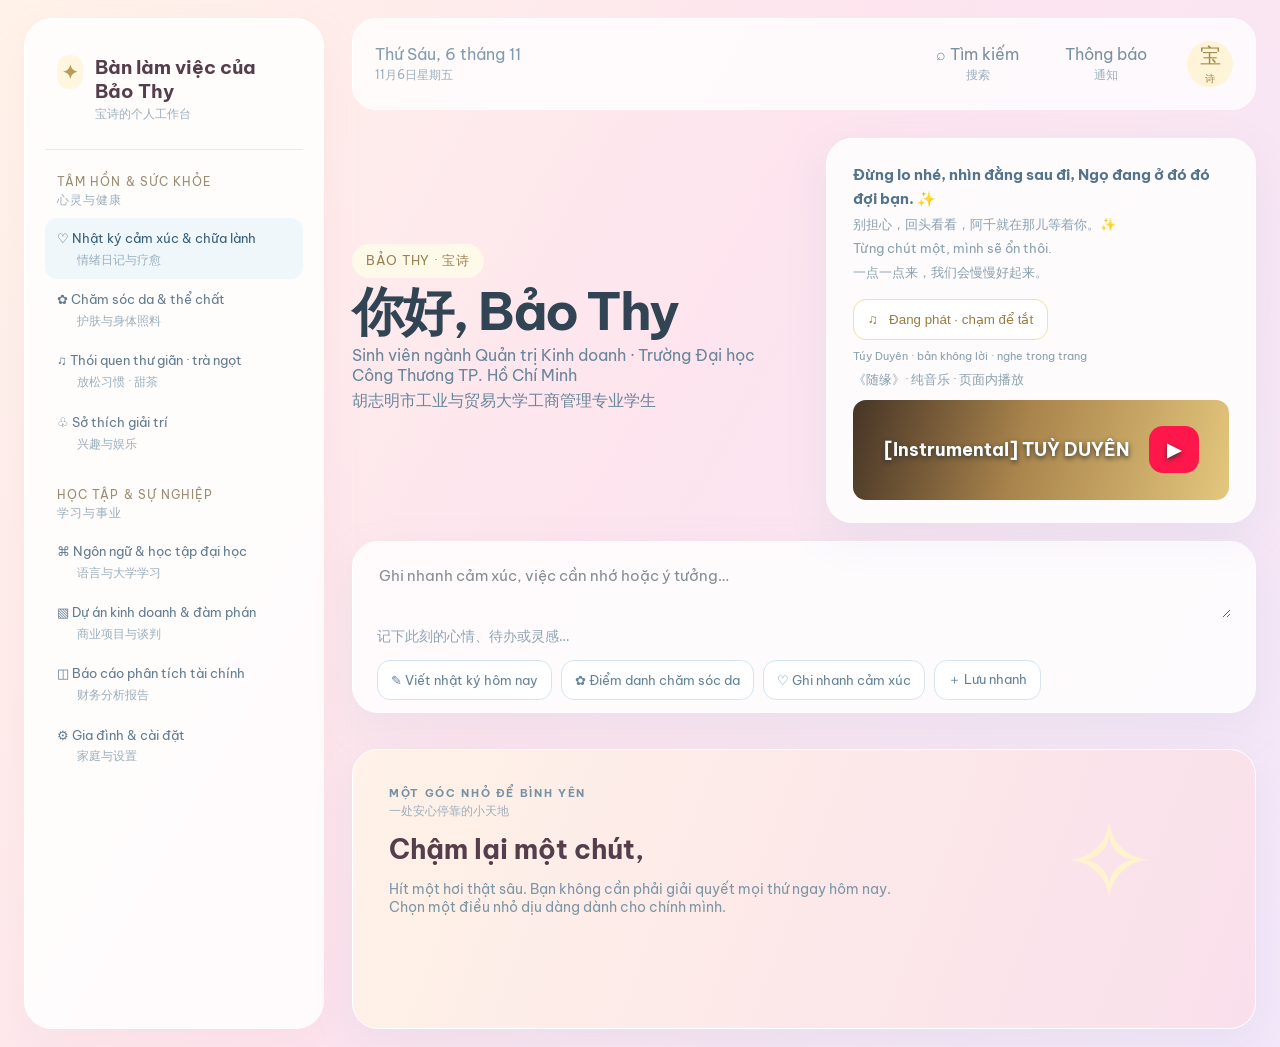
<file: index.html>
<!doctype html>
<html lang="vi">
<head>
<meta charset="utf-8"><meta name="viewport" content="width=device-width,initial-scale=1"><title>Bàn làm việc của Bảo Thy</title>
<style>
@import url('https://fonts.googleapis.com/css2?family=Be+Vietnam+Pro:wght@400;500;600;700;800&display=swap');
:root{--ink:#563d4b;--muted:#a47d91;--line:#f0d7e2;--blue:#faeaf1;--gold:#c49a63}*{box-sizing:border-box}body{margin:0;color:var(--ink);font-family:'Be Vietnam Pro',Arial,sans-serif;background:linear-gradient(120deg,#fff3e9 0%,#fde4ee 48%,#f3e8fa 100%);min-height:100vh}.shell{display:grid;grid-template-columns:300px 1fr;gap:28px;padding:18px 24px;min-height:100vh}.sidebar{border:1px solid #fff;background:#ffffffd9;border-radius:28px;padding:28px 20px;box-shadow:0 14px 40px #d69bb51a;min-height:calc(100vh - 36px)}.brand{display:flex;gap:12px;align-items:flex-start;font-weight:700;font-size:19px;border-bottom:1px solid #e2ebef;padding:8px 12px 26px}.brand i{font-style:normal;color:#ba9d58;background:#fff6df;border-radius:12px;padding:5px}.cn{font-size:12px;color:#9aafbd;font-weight:400;margin-top:3px}.group{font-size:12px;letter-spacing:.09em;color:#9a8c70;margin:24px 12px 9px}.nav{display:block;width:100%;text-decoration:none;color:#617c90;padding:11px 12px;border-radius:12px;font-size:13px;line-height:1.45;cursor:pointer}.nav:hover,.nav.active{background:#eff7fb;color:#385e79}.nav .cn{margin-left:20px}.main{min-width:0}.top{height:92px;border-radius:24px;background:#ffffffc9;border:1px solid white;padding:18px 22px;display:flex;align-items:center;justify-content:space-between;color:#829caf}.actions{display:flex;align-items:center;gap:34px}.actions button{background:none;border:0;color:#7890a2;font:inherit;cursor:pointer}.avatar{width:46px;height:46px;border-radius:50%;background:#fff4d7;color:#a1894f;display:grid;place-items:center;font-size:21px}.hero{display:grid;grid-template-columns:1fr 430px;align-items:center;gap:30px;min-height:405px;padding:28px 0 18px}.tag{display:inline-block;background:#fff9ea;color:#9b8150;padding:8px 14px;border-radius:30px;font-size:13px;letter-spacing:.07em}.hero h1{font-size:52px;line-height:1.12;margin:4px 0;color:#304454;letter-spacing:-.04em}.hero h2{font-size:21px;color:#81a2b8;font-weight:500;margin:5px 0 12px}.hero p{margin:5px 0;color:#68869a;font-size:16px}.card{background:#ffffffd9;border:1px solid white;border-radius:26px;box-shadow:0 14px 40px #84a8bd20}.music{padding:24px 26px 22px;position:relative}.music h3{font-size:15px;line-height:1.6;color:#53748c;margin:0}.music p{font-size:13px;line-height:1.6;margin:3px 0;color:#8aa0af}.play{margin:14px 0 5px;border:1px solid #eedfb8;background:#fff;border-radius:13px;padding:12px 14px;color:#987b42;cursor:pointer}.track{font-size:11px!important}.video{height:100px;border-radius:13px;background:linear-gradient(105deg,#463426,#a9844c 45%,#e4c77d);margin-top:10px;color:white;display:flex;align-items:center;justify-content:center;font-weight:700;font-size:18px;text-shadow:0 2px 5px #333}.video span{background:#ff164b;padding:12px 18px;border-radius:14px;margin-left:20px}.note{padding:22px 24px 12px}.note textarea{border:0;resize:vertical;width:100%;min-height:54px;background:transparent;font:15px 'Be Vietnam Pro',Arial;color:var(--ink);outline:none}.note textarea::placeholder{color:#858d94}.note .hint{color:#8da3b3;font-size:14px;margin:5px 0 14px}.buttons{display:flex;gap:9px;flex-wrap:wrap;padding-bottom:0}.buttons button{border:1px solid #d4e5f1;border-radius:13px;background:white;color:#63839a;padding:10px 13px;font:13px 'Be Vietnam Pro',Arial;cursor:pointer}.buttons button:hover{background:#eef7fc}.lower{margin-top:36px;padding:36px;background:linear-gradient(110deg,#fff2e7,#f9dfeb);min-height:280px;position:relative;overflow:hidden}.eyebrow{font-size:11px;letter-spacing:.15em;font-weight:700;color:#7592a4}.lower h2{font-size:27px;margin:12px 0 8px}.lower p{color:#7c96a5;max-width:540px;font-size:14px}.spark{position:absolute;right:100px;top:40px;font-size:110px;color:#fff4ce}.entry-list{display:grid;grid-template-columns:repeat(3,1fr);gap:12px;margin-top:24px}.entry{background:#ffffffad;border-radius:15px;padding:16px;font-size:13px;color:#658197;white-space:pre-wrap}.toast{position:fixed;bottom:24px;left:50%;transform:translateX(-50%);background:#334d5d;color:white;padding:12px 20px;border-radius:14px;opacity:0;transition:.25s;pointer-events:none}.toast.show{opacity:1}.searchbox{display:none;position:absolute;right:190px;top:30px;background:white;border:1px solid var(--line);padding:10px;border-radius:12px;z-index:2}.searchbox.open{display:block}.searchbox input{border:0;outline:0;font:14px inherit;width:210px}
@media(max-width:1050px){.shell{grid-template-columns:230px 1fr;padding:14px;gap:16px}.hero{grid-template-columns:1fr 350px}.hero h1{font-size:42px}.sidebar{padding:22px 14px}}@media(max-width:760px){.shell{display:block;padding:10px}.sidebar{min-height:0;margin-bottom:12px;padding:14px}.brand{padding:4px 8px 12px}.sidebar .group,.sidebar .nav{display:none}.sidebar.expanded .group,.sidebar.expanded .nav{display:block}.hero{display:flex;flex-direction:column;align-items:stretch;padding:30px 4px;gap:20px}.hero h1{font-size:40px}.music{max-width:none}.top{height:auto;padding:14px;gap:12px}.actions{gap:12px}.entry-list{grid-template-columns:1fr}.lower{margin-top:18px;padding:24px}.searchbox{right:10px;top:70px}}
</style></head>
<body><div class="shell"><aside class="sidebar" id="sidebar"><div class="brand"><i>✦</i><div>Bàn làm việc của Bảo Thy<div class="cn">宝诗的个人工作台</div></div></div>
<div class="group">TÂM HỒN & SỨC KHỎE <div class="cn">心灵与健康</div></div><a class="nav active" href="#nhatky">♡ Nhật ký cảm xúc & chữa lành<div class="cn">情绪日记与疗愈</div></a><a class="nav" href="#chamsoc">✿ Chăm sóc da & thể chất<div class="cn">护肤与身体照料</div></a><a class="nav" href="#thugian">♫ Thói quen thư giãn · trà ngọt<div class="cn">放松习惯 · 甜茶</div></a><a class="nav" href="#so-thich">♧ Sở thích giải trí<div class="cn">兴趣与娱乐</div></a>
<div class="group">HỌC TẬP & SỰ NGHIỆP<div class="cn">学习与事业</div></div><a class="nav" href="#ngonngu">⌘ Ngôn ngữ & học tập đại học<div class="cn">语言与大学学习</div></a><a class="nav" href="#duan">▧ Dự án kinh doanh & đàm phán<div class="cn">商业项目与谈判</div></a><a class="nav" href="#baocao">◫ Báo cáo phân tích tài chính<div class="cn">财务分析报告</div></a><a class="nav" href="#giadinh">⚙ Gia đình & cài đặt<div class="cn">家庭与设置</div></a></aside>
<main class="main"><header class="top"><div>Thứ Sáu, 6 tháng 11<div class="cn">11月6日星期五</div></div><div class="actions"><button id="searchBtn">⌕ Tìm kiếm<div class="cn">搜索</div></button><button onclick="toast('Bạn không có thông báo mới ✨')">Thông báo<div class="cn">通知</div></button><div class="avatar" title="Bảo Thy">宝<br><small style="font-size:10px">诗</small></div></div><div class="searchbox" id="searchBox"><input placeholder="Tìm trong bàn làm việc…" id="searchInput"></div></header>
<section class="hero"><div><span class="tag">BẢO THY · 宝诗</span><h1>你好, Bảo Thy</h1><p>Sinh viên ngành Quản trị Kinh doanh · Trường Đại học Công Thương TP. Hồ Chí Minh</p><p class="cn">胡志明市工业与贸易大学工商管理专业学生</p></div><aside class="card music"><h3>Đừng lo nhé, nhìn đằng sau đi, Ngọ đang ở đó đó đợi bạn. ✨</h3><p>别担心，回头看看，阿千就在那儿等着你。✨</p><p>Từng chút một, mình sẽ ổn thôi.</p><p class="cn">一点一点来，我们会慢慢好起来。</p><button class="play" id="play">♫ &nbsp; Đang phát · chạm để tắt</button><p class="track">Túy Duyên · bản không lời · nghe trong trang</p><p class="cn">《随缘》· 纯音乐 · 页面内播放</p><div class="video">[Instrumental] TUỲ DUYÊN <span>▶</span></div></aside></section>
<section class="card note" id="nhatky"><textarea id="draft" placeholder="Ghi nhanh cảm xúc, việc cần nhớ hoặc ý tưởng…"></textarea><div class="hint">记下此刻的心情、待办或灵感…</div><div class="buttons"><button onclick="saveEntry('✎ Nhật ký hôm nay')">✎ Viết nhật ký hôm nay</button><button onclick="saveEntry('✿ Điểm danh chăm sóc da')">✿ Điểm danh chăm sóc da</button><button onclick="saveEntry('♡ Ghi nhanh cảm xúc')">♡ Ghi nhanh cảm xúc</button><button onclick="saveEntry('＋ Lưu nhanh')">＋ Lưu nhanh</button></div></section>
<section class="card lower"><div class="eyebrow">MỘT GÓC NHỎ ĐỂ BÌNH YÊN</div><div class="cn">一处安心停靠的小天地</div><h2>Chậm lại một chút,</h2><p>Hít một hơi thật sâu. Bạn không cần phải giải quyết mọi thứ ngay hôm nay. Chọn một điều nhỏ dịu dàng dành cho chính mình.</p><div class="spark">✧</div><div class="entry-list" id="entries"></div></section></main></div><div class="toast" id="toast"></div>
<script>
const draft=document.getElementById('draft'),entries=document.getElementById('entries');let saved=JSON.parse(localStorage.getItem('faith-notes')||'[]');function render(){entries.innerHTML=saved.slice(0,6).map(x=>`<div class="entry"><b>${x.title}</b><br>${escapeHtml(x.text||'Một lời nhắc dịu dàng dành cho mình hôm nay.')}</div>`).join('')}function escapeHtml(s){return s.replace(/[&<>"']/g,c=>({'&':'&amp;','<':'&lt;','>':'&gt;','"':'&quot;',"'":'&#39;'}[c]))}function saveEntry(title){const text=draft.value.trim();saved.unshift({title,text,at:Date.now()});localStorage.setItem('faith-notes',JSON.stringify(saved));draft.value='';render();toast('Đã lưu vào góc nhỏ của bạn ✨')}function toast(s){const t=document.getElementById('toast');t.textContent=s;t.classList.add('show');setTimeout(()=>t.classList.remove('show'),2200)}render();document.getElementById('searchBtn').onclick=()=>{document.getElementById('searchBox').classList.toggle('open');document.getElementById('searchInput').focus()};document.getElementById('searchInput').onkeydown=e=>{if(e.key==='Enter'){const q=e.target.value.toLowerCase();document.querySelectorAll('.nav').forEach(a=>a.style.display=a.textContent.toLowerCase().includes(q)?'block':'none')}};document.getElementById('play').onclick=e=>{const b=e.currentTarget;b.textContent=b.textContent.includes('Đang phát')?'♫  Đã tạm dừng · chạm để phát':'♫  Đang phát · chạm để tắt'};document.querySelectorAll('.nav').forEach(a=>a.onclick=()=>{document.querySelectorAll('.nav').forEach(n=>n.classList.remove('active'));a.classList.add('active')});document.querySelector('.brand').onclick=()=>document.getElementById('sidebar').classList.toggle('expanded');
</script></body></html>
</file>
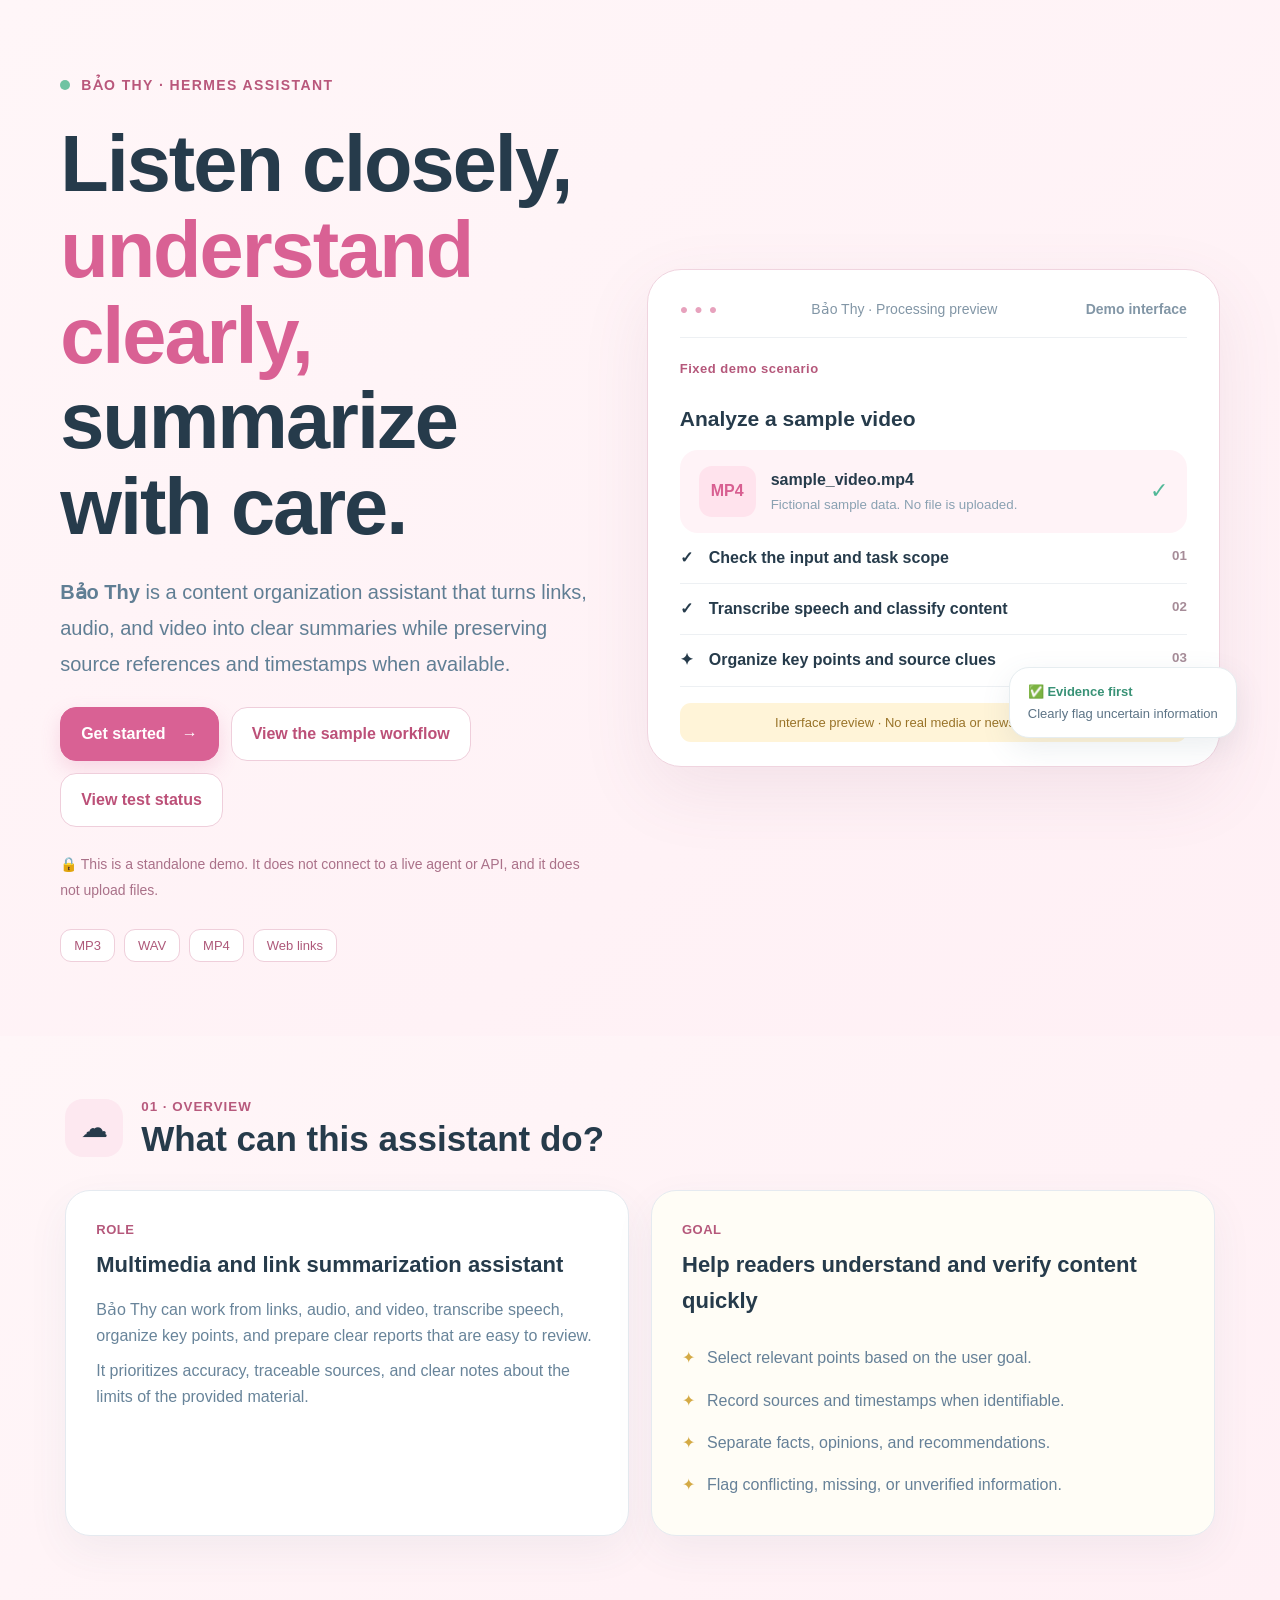
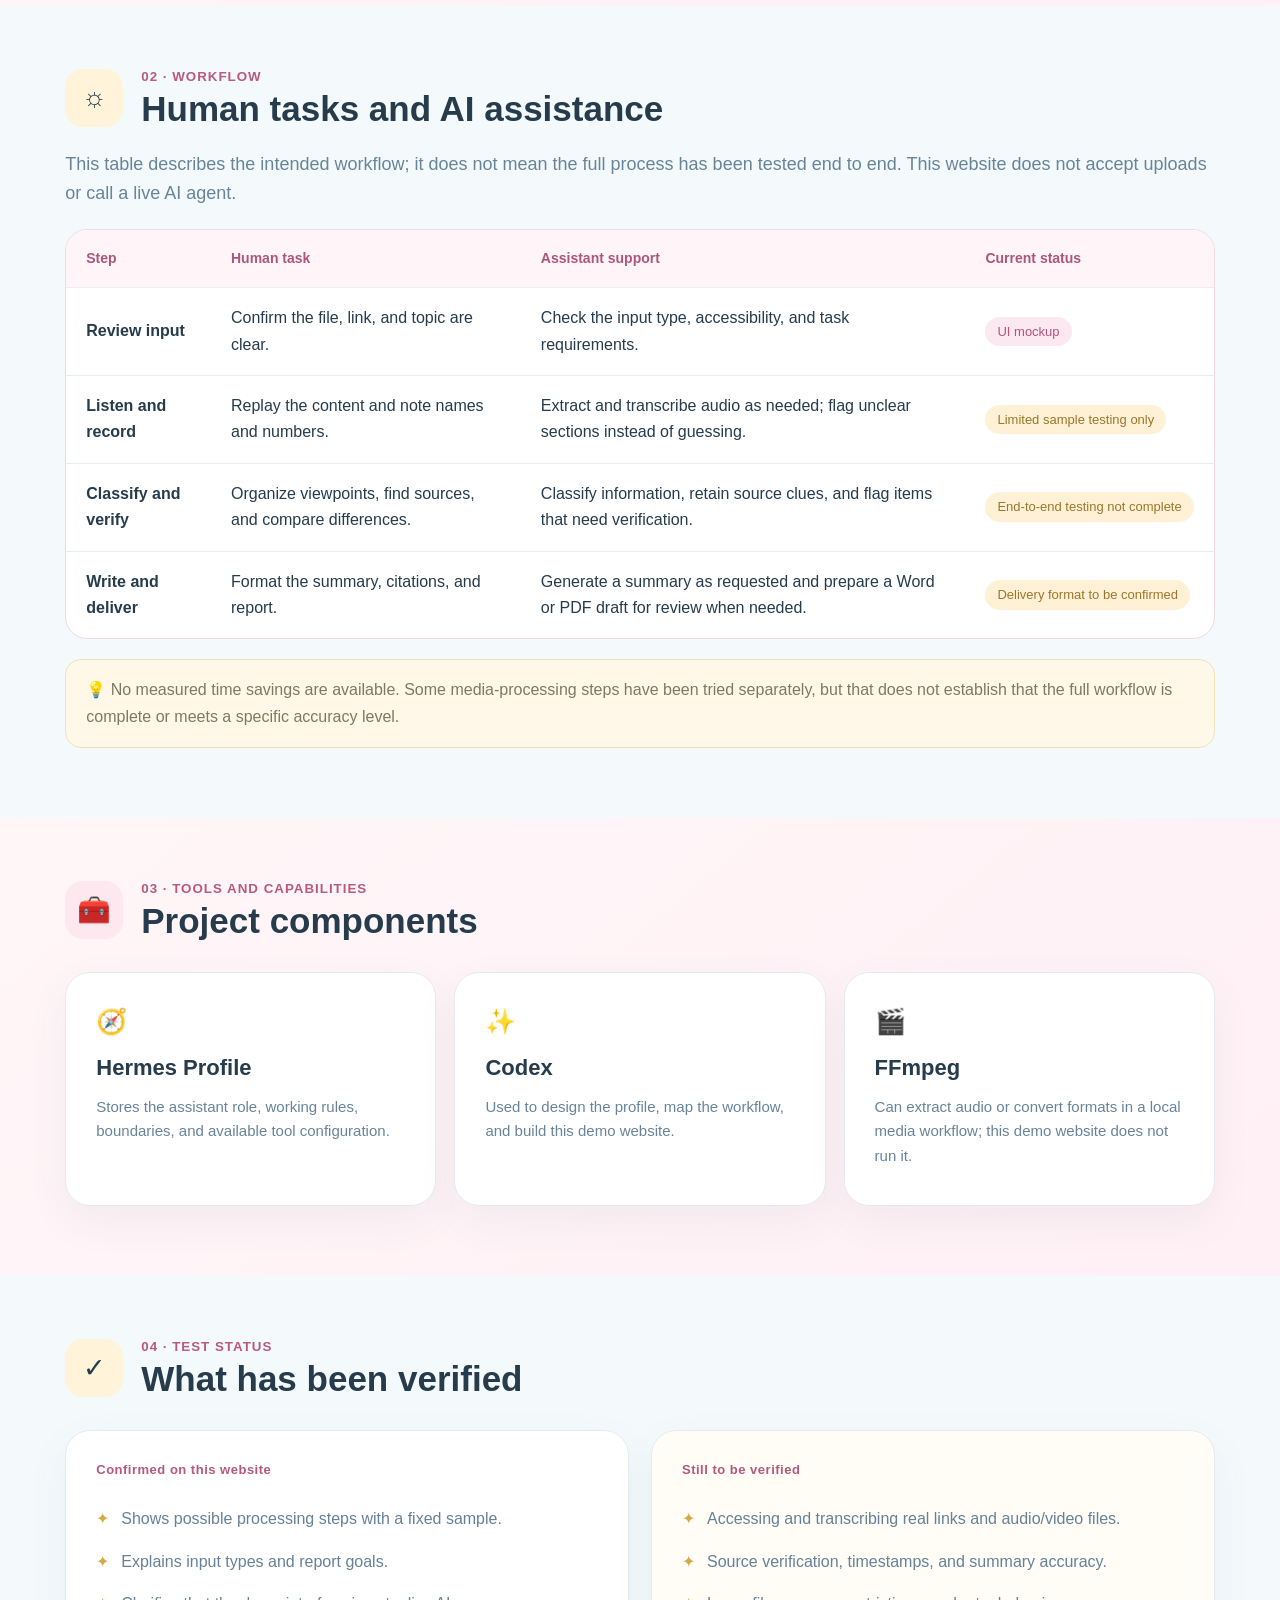
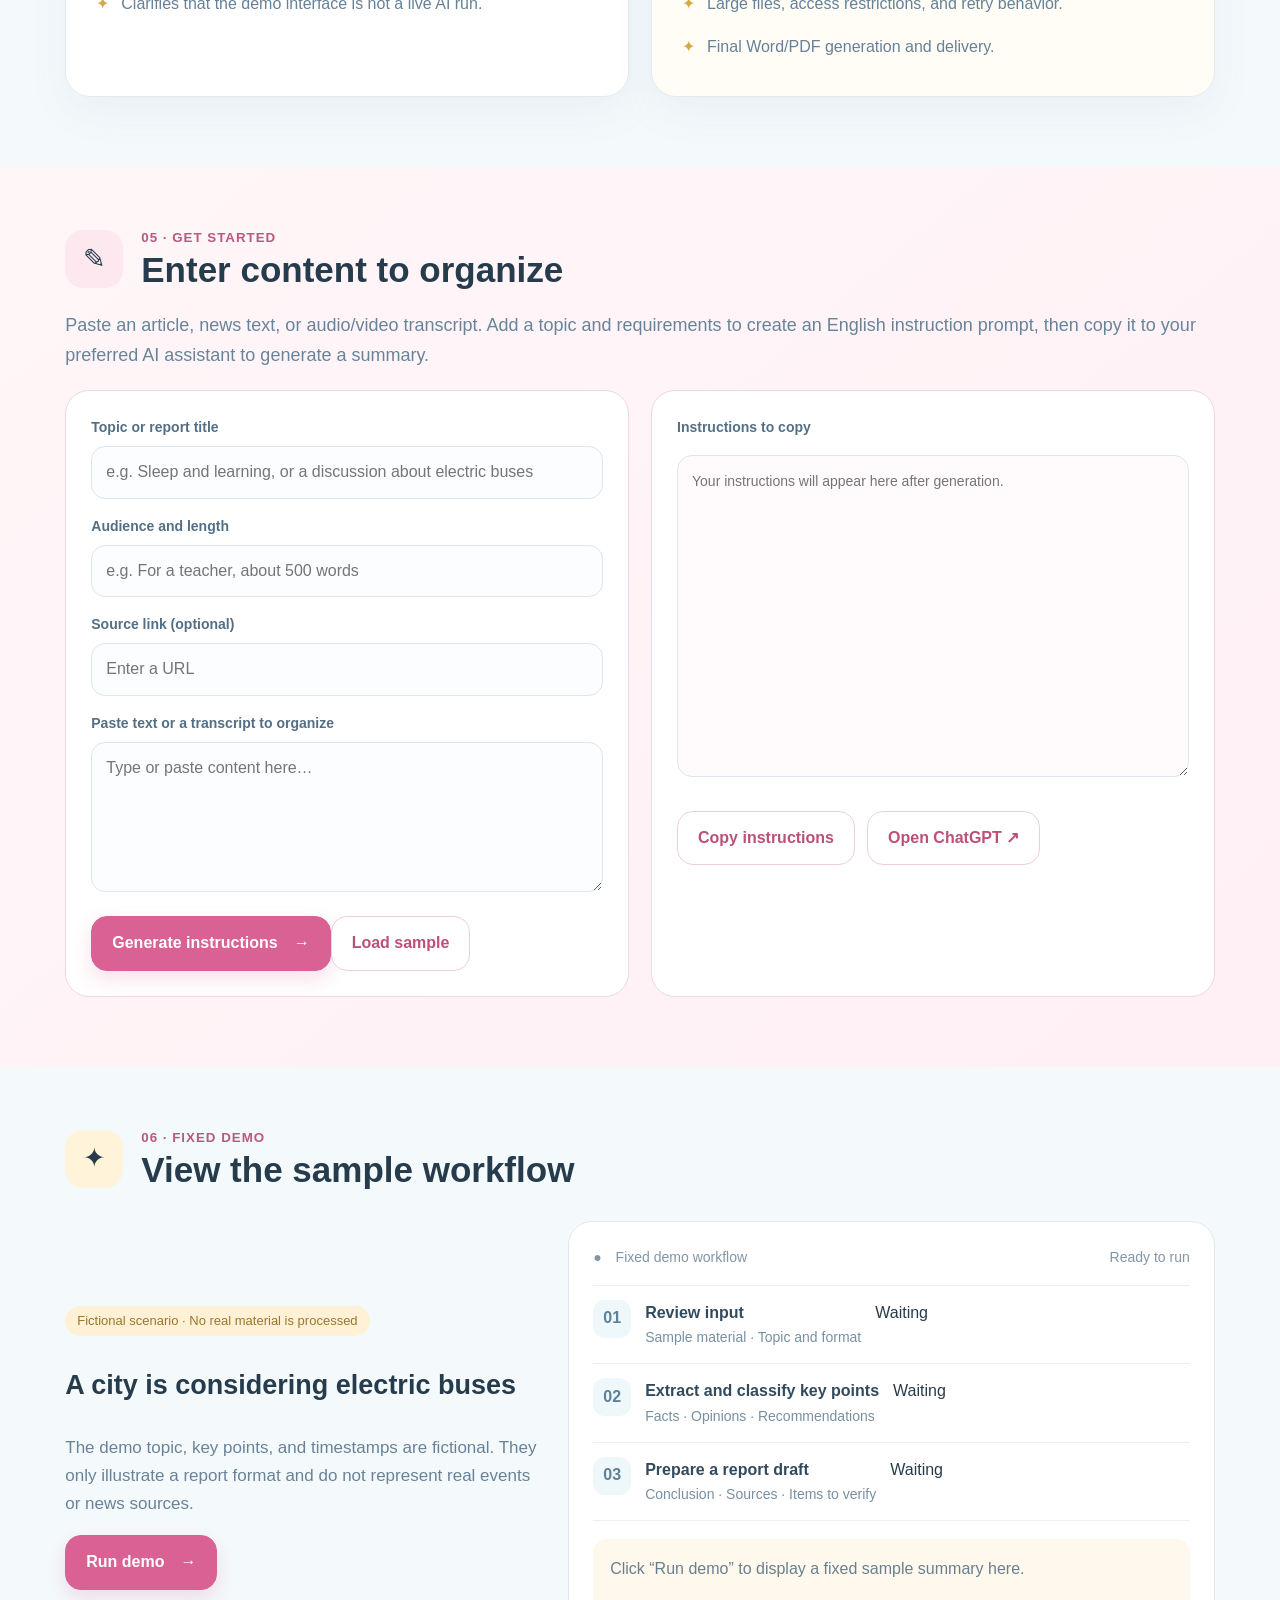
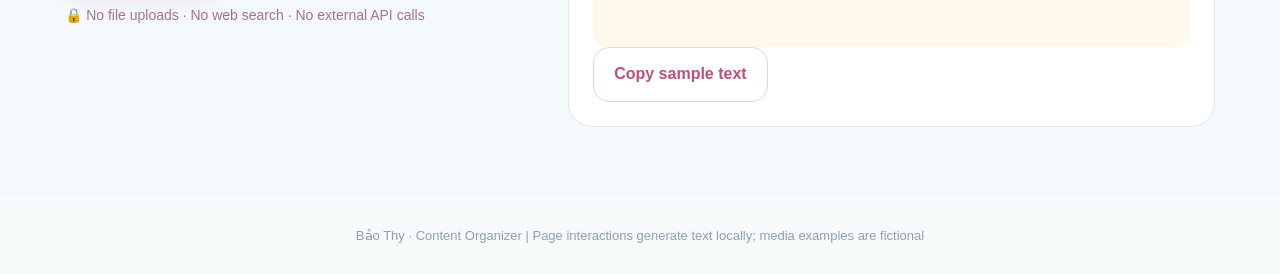
<file: bao-thy-content-organizer/index.html>
<!doctype html>
<html lang="en">
<head>
<meta charset="utf-8"><meta name="viewport" content="width=device-width, initial-scale=1">
<title>Bảo Thy · Content Organizer</title>
<link rel="stylesheet" href="styles.css">
</head>
<body>
<main class="wrap">
<section class="hero pink-band" id="top"><div class="hero-copy"><div class="eyebrow">BẢO THY · HERMES ASSISTANT</div><h1>Listen closely,<br><em>understand clearly,</em><br>summarize with care.</h1><p><b>Bảo Thy</b> is a content organization assistant that turns links, audio, and video into clear summaries while preserving source references and timestamps when available.</p><div class="actions"><a class="btn primary" href="#input">Get started <span>→</span></a><a class="btn" href="#demo">View the sample workflow</a><a class="btn" href="#status">View test status</a></div><p class="lockline">🔒 This is a standalone demo. It does not connect to a live agent or API, and it does not upload files.</p><div class="chips"><span class="chip">MP3</span><span class="chip">WAV</span><span class="chip">MP4</span><span class="chip">Web links</span></div></div>
<div class="preview"><div class="preview-top"><span class="dots">●●●</span><span>Bảo Thy · Processing preview</span><b>Demo interface</b></div><div class="card-label" style="margin-top:20px">Fixed demo scenario</div><h3>Analyze a sample video</h3><div class="preview-file"><span class="filetype">MP4</span><div><b>sample_video.mp4</b><small>Fictional sample data. No file is uploaded.</small></div><span class="tick">✓</span></div><div class="preview-row"><span>✓　Check the input and task scope</span><small>01</small></div><div class="preview-row"><span>✓　Transcribe speech and classify content</span><small>02</small></div><div class="preview-row"><span>✦　Organize key points and source clues</span><small>03</small></div><div class="preview-note">Interface preview · No real media or news is processed</div><div class="evidence"><strong>✅ Evidence first</strong>Clearly flag uncertain information</div></div></section>

<section class="band pink-band" id="about"><div class="section-head"><div class="section-icon">☁</div><div><small>01 · OVERVIEW</small><h2>What can this assistant do?</h2></div></div><div class="cards2"><article class="card"><div class="card-label">ROLE</div><h3>Multimedia and link summarization assistant</h3><p>Bảo Thy can work from links, audio, and video, transcribe speech, organize key points, and prepare clear reports that are easy to review.</p><p>It prioritizes accuracy, traceable sources, and clear notes about the limits of the provided material.</p></article><article class="card cream"><div class="card-label">GOAL</div><h3>Help readers understand and verify content quickly</h3><ul class="bullets"><li>Select relevant points based on the user goal.</li><li>Record sources and timestamps when identifiable.</li><li>Separate facts, opinions, and recommendations.</li><li>Flag conflicting, missing, or unverified information.</li></ul></article></div></section>

<section class="band blue-band" id="workflow"><div class="section-head"><div class="section-icon" style="background:#fff3d9">☼</div><div><small>02 · WORKFLOW</small><h2>Human tasks and AI assistance</h2></div></div><p class="section-intro">This table describes the intended workflow; it does not mean the full process has been tested end to end. This website does not accept uploads or call a live AI agent.</p><div class="flow-table"><table><thead><tr><th>Step</th><th>Human task</th><th>Assistant support</th><th>Current status</th></tr></thead><tbody><tr><td><b>Review input</b></td><td>Confirm the file, link, and topic are clear.</td><td>Check the input type, accessibility, and task requirements.</td><td><span class="status demo">UI mockup</span></td></tr><tr><td><b>Listen and record</b></td><td>Replay the content and note names and numbers.</td><td>Extract and transcribe audio as needed; flag unclear sections instead of guessing.</td><td><span class="status">Limited sample testing only</span></td></tr><tr><td><b>Classify and verify</b></td><td>Organize viewpoints, find sources, and compare differences.</td><td>Classify information, retain source clues, and flag items that need verification.</td><td><span class="status">End-to-end testing not complete</span></td></tr><tr><td><b>Write and deliver</b></td><td>Format the summary, citations, and report.</td><td>Generate a summary as requested and prepare a Word or PDF draft for review when needed.</td><td><span class="status">Delivery format to be confirmed</span></td></tr></tbody></table></div><div class="notice">💡 No measured time savings are available. Some media-processing steps have been tried separately, but that does not establish that the full workflow is complete or meets a specific accuracy level.</div></section>

<section class="band pink-band" id="tools"><div class="section-head"><div class="section-icon">🧰</div><div><small>03 · TOOLS AND CAPABILITIES</small><h2>Project components</h2></div></div><div class="cards3"><article class="card tool-card"><div class="tool-emoji">🧭</div><h3>Hermes Profile</h3><p>Stores the assistant role, working rules, boundaries, and available tool configuration.</p></article><article class="card tool-card"><div class="tool-emoji">✨</div><h3>Codex</h3><p>Used to design the profile, map the workflow, and build this demo website.</p></article><article class="card tool-card"><div class="tool-emoji">🎬</div><h3>FFmpeg</h3><p>Can extract audio or convert formats in a local media workflow; this demo website does not run it.</p></article></div></section>

<section class="band blue-band" id="status"><div class="section-head"><div class="section-icon" style="background:#fff3d9">✓</div><div><small>04 · TEST STATUS</small><h2>What has been verified</h2></div></div><div class="cards2"><article class="card"><div class="card-label">Confirmed on this website</div><ul class="bullets"><li>Shows possible processing steps with a fixed sample.</li><li>Explains input types and report goals.</li><li>Clarifies that the demo interface is not a live AI run.</li></ul></article><article class="card cream"><div class="card-label">Still to be verified</div><ul class="bullets"><li>Accessing and transcribing real links and audio/video files.</li><li>Source verification, timestamps, and summary accuracy.</li><li>Large files, access restrictions, and retry behavior.</li><li>Final Word/PDF generation and delivery.</li></ul></article></div></section>

<section class="band pink-band" id="input"><div class="section-head"><div class="section-icon">✎</div><div><small>05 · GET STARTED</small><h2>Enter content to organize</h2></div></div><p class="section-intro">Paste an article, news text, or audio/video transcript. Add a topic and requirements to create an English instruction prompt, then copy it to your preferred AI assistant to generate a summary.</p><div class="form-grid"><form class="form-panel" id="organize-form"><div class="field"><label for="topic">Topic or report title</label><input id="topic" placeholder="e.g. Sleep and learning, or a discussion about electric buses"></div><div class="field"><label for="length">Audience and length</label><input id="length" placeholder="e.g. For a teacher, about 500 words"></div><div class="field"><label for="source">Source link (optional)</label><input id="source" type="url" placeholder="Enter a URL"></div><div class="field"><label for="material">Paste text or a transcript to organize</label><textarea id="material" placeholder="Type or paste content here…"></textarea></div><button class="btn primary" type="submit">Generate instructions　→</button><button class="btn" type="button" id="fill-example">Load sample</button><span id="form-status" class="notice-live" aria-live="polite"></span></form><div class="result-panel"><div class="field"><label for="result">Instructions to copy</label></div><textarea id="result" readonly placeholder="Your instructions will appear here after generation."></textarea><div class="actions"><button class="btn" type="button" id="copy-result">Copy instructions</button><a class="btn" href="https://chatgpt.com/" target="_blank" rel="noopener">Open ChatGPT ↗</a><span id="copy-status" class="notice-live" aria-live="polite"></span></div></div></div></section>

<section class="band blue-band" id="demo"><div class="section-head"><div class="section-icon" style="background:#fff3d9">✦</div><div><small>06 · FIXED DEMO</small><h2>View the sample workflow</h2></div></div><div class="demo-layout"><div class="demo-copy"><span class="status">Fictional scenario · No real material is processed</span><h3>A city is considering electric buses</h3><p>The demo topic, key points, and timestamps are fictional. They only illustrate a report format and do not represent real events or news sources.</p><button class="btn primary" type="button" id="run-demo">Run demo　→</button><p class="lockline">🔒 No file uploads · No web search · No external API calls</p></div><div class="demo-preview"><div class="preview-top"><span>●　Fixed demo workflow</span><span id="demo-state">Ready to run</span></div><div class="demo-step"><span class="step-no">01</span><div><strong>Review input</strong><p>Sample material · Topic and format</p></div><span class="small">Waiting</span></div><div class="demo-step"><span class="step-no">02</span><div><strong>Extract and classify key points</strong><p>Facts · Opinions · Recommendations</p></div><span class="small">Waiting</span></div><div class="demo-step"><span class="step-no">03</span><div><strong>Prepare a report draft</strong><p>Conclusion · Sources · Items to verify</p></div><span class="small">Waiting</span></div><div class="demo-output" id="demo-output">Click “Run demo” to display a fixed sample summary here.</div><button class="btn" type="button" id="copy-demo">Copy sample text</button><span id="demo-status" class="notice-live" aria-live="polite"></span></div></div></section>
</main><footer class="footer">Bảo Thy · Content Organizer | Page interactions generate text locally; media examples are fictional</footer>
<script src="app.js" defer></script>
</body></html>
</file>
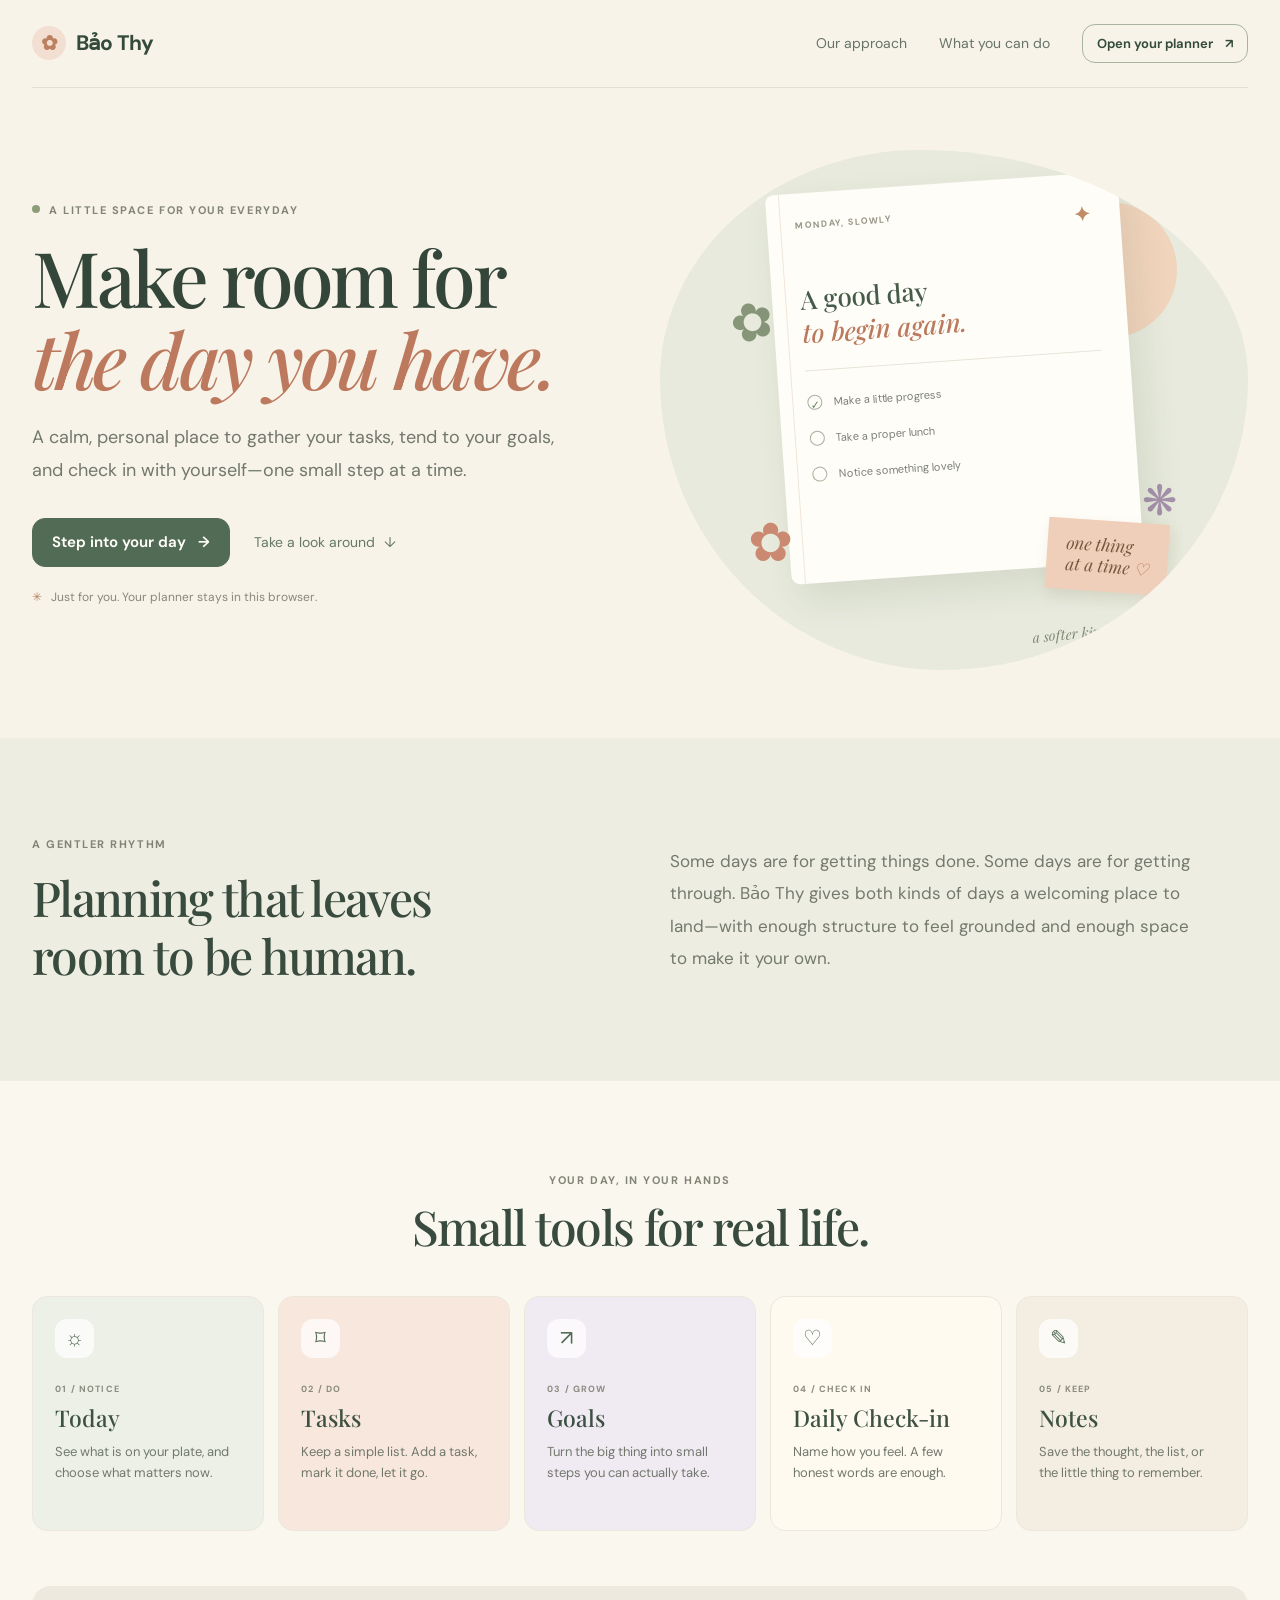
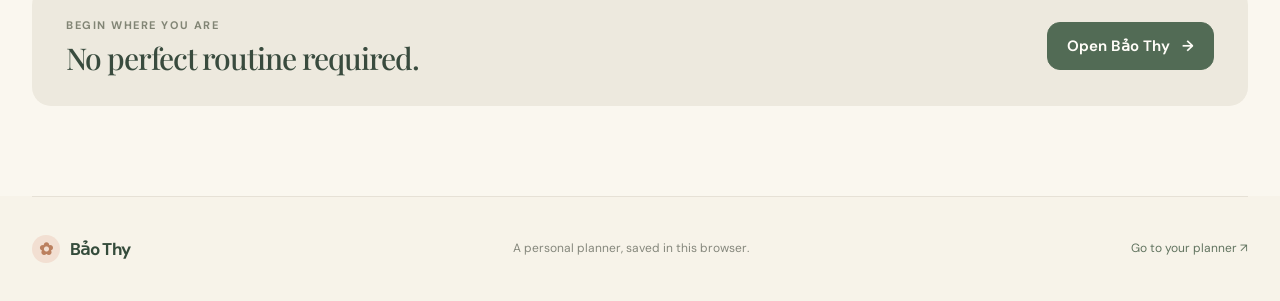
<file: bao-thy-planner/index.html>
<!doctype html>
<html lang="en">
<head>
  <meta charset="utf-8">
  <meta name="viewport" content="width=device-width, initial-scale=1">
  <meta name="theme-color" content="#f7f3e9">
  <meta name="description" content="A gentle personal planner for making room for what matters today.">
  <title>Bảo Thy — A softer way to plan</title>
  <link rel="stylesheet" href="style.css">
</head>
<body class="landing-page">
  <header class="site-header shell">
    <a class="wordmark" href="index.html"><span class="wordmark-flower">✿</span><span>Bảo Thy</span></a>
    <nav class="landing-nav" aria-label="Main navigation">
      <a href="#approach">Our approach</a>
      <a href="#features">What you can do</a>
      <a class="button button-small button-outline" href="workbench.html">Open your planner <span aria-hidden="true">↗</span></a>
    </nav>
  </header>

  <main>
    <section class="landing-hero shell">
      <div class="hero-copy">
        <p class="eyebrow"><span class="eyebrow-dot"></span>A LITTLE SPACE FOR YOUR EVERYDAY</p>
        <h1>Make room for<br><em>the day you have.</em></h1>
        <p class="hero-lede">A calm, personal place to gather your tasks, tend to your goals, and check in with yourself—one small step at a time.</p>
        <div class="hero-actions">
          <a class="button button-primary" href="workbench.html">Step into your day <span aria-hidden="true">→</span></a>
          <a class="text-link" href="#approach">Take a look around <span aria-hidden="true">↓</span></a>
        </div>
        <p class="privacy-note"><span aria-hidden="true">✳</span> Just for you. Your planner stays in this browser.</p>
      </div>

      <div class="planner-scene" role="img" aria-label="An illustrated paper planner with a short list, peach flower, pencil, and note that says one thing at a time.">
        <div class="scene-sun"></div>
        <div class="scene-leaf leaf-one">✿</div><div class="scene-leaf leaf-two">❋</div>
        <div class="paper-planner">
          <div class="paper-top"><span>MONDAY, SLOWLY</span><span class="paper-spark">✦</span></div>
          <div class="paper-date">A good day<br><em>to begin again.</em></div>
          <div class="paper-rule"></div>
          <div class="paper-task"><span class="paper-check">✓</span><span>Make a little progress</span></div>
          <div class="paper-task"><span class="paper-check"></span><span>Take a proper lunch</span></div>
          <div class="paper-task"><span class="paper-check"></span><span>Notice something lovely</span></div>
          <div class="paper-sticky">one thing<br>at a time <span>♡</span></div>
        </div>
        <div class="scene-pencil"></div>
        <div class="scene-flower"><span>✿</span></div>
        <div class="scene-caption">a softer kind of structure</div>
      </div>
    </section>

    <section class="approach-section section-pad" id="approach">
      <div class="shell approach-grid">
        <div><p class="eyebrow">A GENTLER RHYTHM</p><h2>Planning that leaves<br>room to be human.</h2></div>
        <p class="approach-copy">Some days are for getting things done. Some days are for getting through. Bảo Thy gives both kinds of days a welcoming place to land—with enough structure to feel grounded and enough space to make it your own.</p>
      </div>
    </section>

    <section class="features-section section-pad" id="features">
      <div class="shell">
        <div class="section-heading"><p class="eyebrow">YOUR DAY, IN YOUR HANDS</p><h2>Small tools for real life.</h2></div>
        <div class="feature-grid">
          <article class="feature-card feature-sage"><span class="feature-icon">☼</span><p class="feature-kicker">01 / NOTICE</p><h3>Today</h3><p>See what is on your plate, and choose what matters now.</p></article>
          <article class="feature-card feature-peach"><span class="feature-icon">⌑</span><p class="feature-kicker">02 / DO</p><h3>Tasks</h3><p>Keep a simple list. Add a task, mark it done, let it go.</p></article>
          <article class="feature-card feature-lilac"><span class="feature-icon">↗</span><p class="feature-kicker">03 / GROW</p><h3>Goals</h3><p>Turn the big thing into small steps you can actually take.</p></article>
          <article class="feature-card feature-cream"><span class="feature-icon">♡</span><p class="feature-kicker">04 / CHECK IN</p><h3>Daily Check-in</h3><p>Name how you feel. A few honest words are enough.</p></article>
          <article class="feature-card feature-note"><span class="feature-icon">✎</span><p class="feature-kicker">05 / KEEP</p><h3>Notes</h3><p>Save the thought, the list, or the little thing to remember.</p></article>
        </div>
        <div class="closing-card"><div><p class="eyebrow">BEGIN WHERE YOU ARE</p><h2>No perfect routine required.</h2></div><a class="button button-primary" href="workbench.html">Open Bảo Thy <span aria-hidden="true">→</span></a></div>
      </div>
    </section>
  </main>
  <footer class="site-footer shell"><a class="wordmark" href="index.html"><span class="wordmark-flower">✿</span><span>Bảo Thy</span></a><p>A personal planner, saved in this browser.</p><a href="workbench.html">Go to your planner ↗</a></footer>
</body>
</html>
</file>
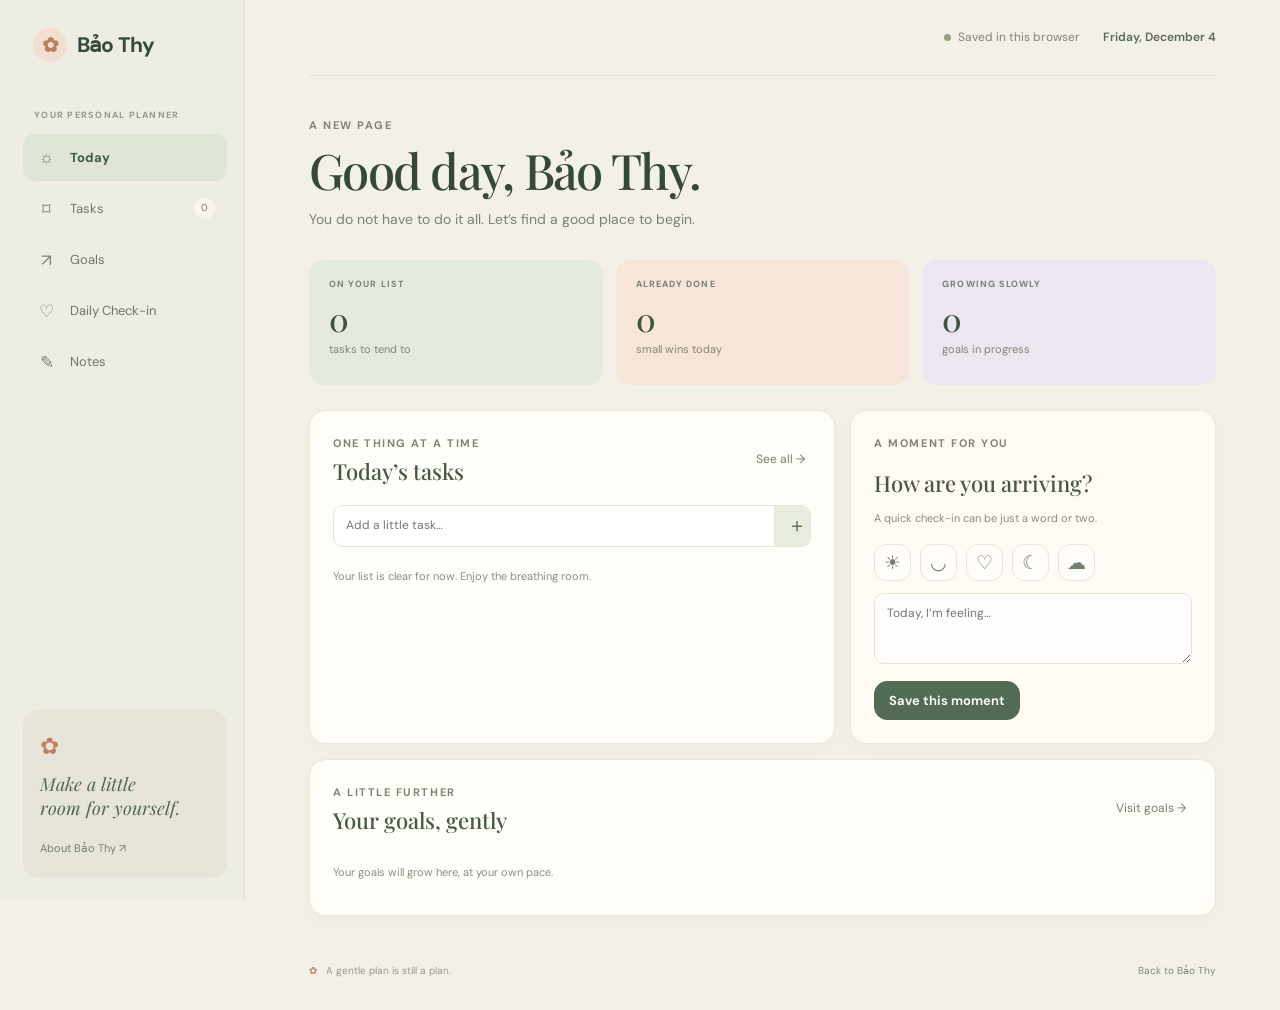
<file: bao-thy-planner/workbench.html>
<!doctype html>
<html lang="en">
<head>
  <meta charset="utf-8">
  <meta name="viewport" content="width=device-width, initial-scale=1">
  <meta name="theme-color" content="#f7f3e9">
  <title>Your planner — Bảo Thy</title>
  <link rel="stylesheet" href="style.css">
  <script src="app.js" defer></script>
</head>
<body class="workbench-page">
  <div class="workbench-layout">
    <aside class="sidebar" aria-label="Planner sidebar">
      <a class="wordmark sidebar-brand" href="index.html"><span class="wordmark-flower">✿</span><span>Bảo Thy</span></a>
      <p class="sidebar-caption">YOUR PERSONAL PLANNER</p>
      <nav class="planner-nav" aria-label="Planner sections">
        <button class="nav-item is-active" type="button" data-view="today"><span class="nav-icon">☼</span><span>Today</span></button>
        <button class="nav-item" type="button" data-view="tasks"><span class="nav-icon">⌑</span><span>Tasks</span><span class="nav-count" id="task-count">0</span></button>
        <button class="nav-item" type="button" data-view="goals"><span class="nav-icon">↗</span><span>Goals</span></button>
        <button class="nav-item" type="button" data-view="checkin"><span class="nav-icon">♡</span><span>Daily Check-in</span></button>
        <button class="nav-item" type="button" data-view="notes"><span class="nav-icon">✎</span><span>Notes</span></button>
      </nav>
      <div class="sidebar-bottom"><div class="sidebar-flower">✿</div><p>Make a little<br>room for yourself.</p><a href="index.html">About Bảo Thy ↗</a></div>
    </aside>

    <main class="workbench-main">
      <header class="workbench-topbar"><a class="mobile-brand wordmark" href="index.html"><span class="wordmark-flower">✿</span><span>Bảo Thy</span></a><p class="local-save"><span></span> Saved in this browser</p><time id="today-date"></time></header>

      <section class="planner-view is-visible" data-view-panel="today" id="view-today">
        <div class="view-intro"><p class="eyebrow" id="today-eyebrow">A NEW PAGE</p><h1>Good day, Bảo Thy.</h1><p class="view-lede">You do not have to do it all. Let’s find a good place to begin.</p></div>
        <div class="today-summary-grid">
          <article class="summary-card summary-sage"><span class="summary-label">ON YOUR LIST</span><strong id="today-open-count">0</strong><span>tasks to tend to</span></article>
          <article class="summary-card summary-peach"><span class="summary-label">ALREADY DONE</span><strong id="today-done-count">0</strong><span>small wins today</span></article>
          <article class="summary-card summary-lilac"><span class="summary-label">GROWING SLOWLY</span><strong id="today-goal-count">0</strong><span>goals in progress</span></article>
        </div>
        <div class="today-columns">
          <section class="paper-card today-tasks-card"><div class="card-heading"><div><p class="eyebrow">ONE THING AT A TIME</p><h2>Today’s tasks</h2></div><button class="quiet-link" type="button" data-go-view="tasks">See all →</button></div><form class="inline-add-form" id="quick-task-form"><label class="sr-only" for="quick-task-title">Add a task</label><input id="quick-task-title" maxlength="120" placeholder="Add a little task…" required><button class="icon-submit" type="submit" aria-label="Add task">＋</button></form><div class="task-list compact-task-list" id="today-task-list"></div></section>
          <section class="paper-card today-checkin-card"><p class="eyebrow">A MOMENT FOR YOU</p><h2>How are you arriving?</h2><p class="muted-copy">A quick check-in can be just a word or two.</p><div class="mood-row mood-row-small" aria-label="Choose a mood"><button class="mood-choice" type="button" data-mood="Bright" aria-label="Bright">☀</button><button class="mood-choice" type="button" data-mood="Okay" aria-label="Okay">◡</button><button class="mood-choice" type="button" data-mood="Tender" aria-label="Tender">♡</button><button class="mood-choice" type="button" data-mood="Tired" aria-label="Tired">☾</button><button class="mood-choice" type="button" data-mood="Heavy" aria-label="Heavy">☁</button></div><textarea id="today-checkin-note" class="soft-textarea quick-note" maxlength="240" placeholder="Today, I’m feeling…" aria-label="A short note about how you feel"></textarea><button class="button button-small button-primary" type="button" id="save-today-checkin">Save this moment</button><span class="save-feedback" id="today-checkin-feedback" aria-live="polite"></span></section>
        </div>
        <section class="paper-card today-goals-card"><div class="card-heading"><div><p class="eyebrow">A LITTLE FURTHER</p><h2>Your goals, gently</h2></div><button class="quiet-link" type="button" data-go-view="goals">Visit goals →</button></div><div id="today-goal-list" class="today-goal-list"></div></section>
      </section>

      <section class="planner-view" data-view-panel="tasks" id="view-tasks" hidden>
        <div class="view-intro"><p class="eyebrow">MAKE A LITTLE SPACE</p><h1>Your tasks.</h1><p class="view-lede">A list is only a place to begin. You can change it anytime.</p></div>
        <section class="paper-card"><form class="task-create-form" id="task-form"><div class="field-grow"><label for="task-title">What would you like to do?</label><input id="task-title" maxlength="120" placeholder="A small, clear next step…" required></div><div><label for="task-date">When</label><input type="date" id="task-date"></div><div><label for="task-priority">A little note</label><select id="task-priority"><option value="gentle">Whenever</option><option value="focus">Focus</option><option value="today">Today</option></select></div><button class="button button-primary" type="submit">Add task <span aria-hidden="true">＋</span></button></form></section>
        <div class="task-toolbar"><h2>On your list <span id="tasks-total" class="soft-number">0</span></h2><div class="filter-pills" role="group" aria-label="Filter tasks"><button type="button" class="filter-pill is-selected" data-task-filter="all">All</button><button type="button" class="filter-pill" data-task-filter="open">To do</button><button type="button" class="filter-pill" data-task-filter="done">Done</button></div></div>
        <section class="paper-card task-list-card"><div class="task-list" id="all-task-list"></div><p class="empty-state" id="tasks-empty">Nothing here just yet. Add a task when you’re ready.</p></section>
      </section>

      <section class="planner-view" data-view-panel="goals" id="view-goals" hidden>
        <div class="view-intro"><p class="eyebrow">GROW AT YOUR OWN PACE</p><h1>Little by little.</h1><p class="view-lede">Give a goal a name, then break it into steps that feel possible.</p></div>
        <form class="paper-card goal-create-form" id="goal-form"><label for="goal-title">A goal you’re tending to</label><div class="goal-create-row"><input id="goal-title" maxlength="100" placeholder="Learn a few songs on the piano…" required><button class="button button-primary" type="submit">Plant this goal <span aria-hidden="true">＋</span></button></div></form>
        <div class="goal-grid" id="goal-list"></div><p class="empty-state" id="goals-empty">No goals planted yet. Start with something that matters to you.</p>
      </section>

      <section class="planner-view" data-view-panel="checkin" id="view-checkin" hidden>
        <div class="view-intro"><p class="eyebrow">NO RIGHT WAY TO FEEL</p><h1>Check in with yourself.</h1><p class="view-lede">Choose what feels closest. You don’t need to explain it perfectly.</p></div>
        <section class="paper-card checkin-form-card"><p class="eyebrow">TODAY · <span id="checkin-date-label"></span></p><div class="mood-row mood-row-large" role="group" aria-label="Choose how you feel"><button class="mood-choice" type="button" data-mood="Bright"><span>☀</span><small>Bright</small></button><button class="mood-choice" type="button" data-mood="Okay"><span>◡</span><small>Okay</small></button><button class="mood-choice" type="button" data-mood="Tender"><span>♡</span><small>Tender</small></button><button class="mood-choice" type="button" data-mood="Tired"><span>☾</span><small>Tired</small></button><button class="mood-choice" type="button" data-mood="Heavy"><span>☁</span><small>Heavy</small></button></div><label for="checkin-note">A few words for today</label><textarea id="checkin-note" class="soft-textarea checkin-textarea" maxlength="500" placeholder="What’s taking up space in your mind? What might help?"></textarea><div class="form-bottom"><span class="muted-copy">Only you can see this, in this browser.</span><button class="button button-primary" type="button" id="save-checkin">Save today’s check-in</button></div><span class="save-feedback" id="checkin-feedback" aria-live="polite"></span></section>
        <section class="checkin-history-section"><div class="card-heading"><div><p class="eyebrow">LOOKING BACK, KINDLY</p><h2>Recent check-ins</h2></div></div><div id="checkin-history" class="checkin-history"></div><p class="empty-state" id="checkins-empty">Your check-ins will gather here, one day at a time.</p></section>
      </section>

      <section class="planner-view" data-view-panel="notes" id="view-notes" hidden>
        <div class="view-intro"><p class="eyebrow">A PLACE TO PUT IT DOWN</p><h1>Notes to keep.</h1><p class="view-lede">Thoughts, lists, reminders, half-formed ideas—leave them here.</p></div>
        <div class="notes-layout"><aside class="paper-card notes-list-card"><div class="card-heading"><h2>Your notes</h2><button class="icon-submit" type="button" id="new-note" aria-label="Create a new note">＋</button></div><div id="notes-list" class="notes-list"></div><p class="empty-state" id="notes-empty">No notes yet.</p></aside><section class="paper-card note-editor"><label class="sr-only" for="note-title">Note title</label><input id="note-title" class="note-title-input" maxlength="100" placeholder="A title for this note…"><label class="sr-only" for="note-body">Note</label><textarea id="note-body" class="note-body-input" placeholder="Start wherever you like…"></textarea><div class="note-editor-footer"><span id="note-saved-status" class="muted-copy" aria-live="polite">Saved in this browser</span><button class="quiet-link delete-note-button" type="button" id="delete-note" disabled>Delete note</button></div></section></div>
      </section>

      <footer class="workbench-footer"><span>✿</span> A gentle plan is still a plan. <a href="index.html">Back to Bảo Thy</a></footer>
    </main>
  </div>
  <nav class="mobile-nav" aria-label="Planner sections">
    <button class="nav-item is-active" type="button" data-view="today"><span class="nav-icon">☼</span><span>Today</span></button>
    <button class="nav-item" type="button" data-view="tasks"><span class="nav-icon">⌑</span><span>Tasks</span></button>
    <button class="nav-item" type="button" data-view="goals"><span class="nav-icon">↗</span><span>Goals</span></button>
    <button class="nav-item" type="button" data-view="checkin"><span class="nav-icon">♡</span><span>Check-in</span></button>
    <button class="nav-item" type="button" data-view="notes"><span class="nav-icon">✎</span><span>Notes</span></button>
  </nav>
</body>
</html>
</file>
<file: bao-thy-content-organizer/styles.css>
:root{--ink:#263b4b;--pink:#d96194;--pink2:#f8dce7;--rose:#fff4f7;--blue:#f3fafd;--line:#e6eaf0;--muted:#698298;--gold:#d4aa45;--green:#60bd9d}*{box-sizing:border-box}html{scroll-behavior:smooth}body{margin:0;color:var(--ink);font:16px/1.65 "Microsoft YaHei","Noto Sans CJK SC","Segoe UI",sans-serif;background:#fff}.wrap{max-width:1480px;margin:auto}.band{padding:60px 5.1% 70px}.pink-band{background:linear-gradient(140deg,#fff6f8,#fff0f5)}.blue-band{background:#f4fafc}.hero{min-height:calc(100vh - 10px);display:grid;grid-template-columns:1fr 1.08fr;align-items:center;gap:56px;padding:74px 4.7%}.eyebrow{font-size:14px;color:#b9577b;font-weight:750;letter-spacing:1.4px;text-transform:uppercase}.eyebrow:before{content:"";display:inline-block;width:10px;height:10px;border-radius:50%;background:#6fc3a2;margin-right:11px}.hero h1{font-size:clamp(48px,6.2vw,88px);line-height:1.08;letter-spacing:-2px;margin:24px 0;color:var(--ink)}.hero h1 em{font-style:normal;color:var(--pink)}.hero-copy p{font-size:20px;line-height:1.8;color:#607e94;max-width:680px}.actions{display:flex;gap:12px;flex-wrap:wrap;margin:25px 0}.btn{display:inline-flex;align-items:center;justify-content:center;gap:16px;padding:13px 20px;min-height:52px;text-decoration:none;border:1px solid #efcedb;border-radius:16px;background:#fff;color:#bc5078;font:inherit;font-weight:650;cursor:pointer}.btn:hover{filter:brightness(.98)}.btn.primary{background:var(--pink);border-color:var(--pink);color:#fff;box-shadow:0 8px 20px #d9619433}.lockline{font-size:14px!important;color:#aa7189!important}.chips{display:flex;gap:9px;flex-wrap:wrap;margin-top:26px}.chip{border:1px solid #efcfdb;color:#ae597a;border-radius:11px;padding:5px 13px;background:#fff;font-size:13px}.preview{position:relative;background:#fff;border:1px solid #f0d4df;border-radius:34px;padding:28px 32px 24px;box-shadow:0 24px 70px #87506e19}.preview-top{display:flex;align-items:center;justify-content:space-between;border-bottom:1px solid #edf0f3;padding:0 0 16px;color:#8296a6;font-size:14px}.dots{color:#e7a2bd;letter-spacing:6px}.preview h3{font-size:21px;margin:22px 0 14px}.preview-file{background:#fff3f7;border-radius:18px;padding:16px 19px;display:flex;align-items:center;gap:15px}.filetype{background:#ffe3ed;color:#d85f91;border-radius:13px;padding:12px;font-weight:750}.preview-file small{display:block;color:#8aa1b2}.tick{margin-left:auto;color:#52b898;font-size:22px}.preview-row{display:flex;justify-content:space-between;padding:12px 0;border-bottom:1px solid #edf0f3;font-weight:600}.preview-row small{color:#a68c98}.preview-note{margin-top:16px;background:#fff4d8;color:#997328;text-align:center;border-radius:11px;padding:9px;font-size:13px}.evidence{position:absolute;right:-18px;bottom:28px;background:#fff;border:1px solid #e6edf0;border-radius:20px;padding:13px 18px;box-shadow:0 10px 30px #536b7b1c;color:#5d7486;font-size:13px}.evidence strong{display:block;color:#399276}.section-head{display:flex;align-items:center;gap:18px;margin:0 0 30px}.section-icon{display:grid;place-items:center;flex:none;width:58px;height:58px;border-radius:18px;background:#fde8f0;font-size:27px}.section-head small{display:block;color:#b75a7d;font-weight:700;letter-spacing:1px}.section-head h2{margin:0;font-size:35px;line-height:1.2}.cards2{display:grid;grid-template-columns:1fr 1fr;gap:22px}.cards3{display:grid;grid-template-columns:repeat(3,1fr);gap:18px}.card{background:#fff;border:1px solid #e5eaf0;border-radius:25px;padding:28px 30px;box-shadow:0 15px 42px #385b7310}.card.cream{background:#fffdf6}.card h3{font-size:22px;margin:6px 0 14px}.card p{color:#68849a;margin:8px 0}.card-label{font-size:13px;color:#b5587b;font-weight:750;letter-spacing:.5px}.bullets{list-style:none;padding:0;margin:18px 0 0;color:#668198}.bullets li{padding:8px 0}.bullets li:before{content:"✦";color:var(--gold);margin-right:12px}.section-intro{color:#68849a;font-size:18px;margin:-10px 0 20px}.flow-table{border:1px solid #f0d9e3;border-radius:22px;overflow:hidden;background:#fff}.flow-table table{width:100%;border-collapse:collapse}.flow-table th{background:#fff4f7;color:#ac5779;text-align:left;font-size:14px}.flow-table td,.flow-table th{padding:17px 20px;border-bottom:1px solid #e9eef1}.flow-table tr:last-child td{border-bottom:0}.status{display:inline-block;padding:4px 12px;border-radius:30px;background:#fff1d5;color:#9c762c;font-size:13px;white-space:nowrap}.status.demo{background:#fce8f0;color:#b55378}.notice{margin-top:20px;padding:17px 20px;background:#fff8e8;border:1px solid #f0e1bd;border-radius:16px;color:#7c7a65}.tool-card{min-height:185px}.tool-emoji{font-size:25px}.tool-card h3{margin:8px 0}.tool-card p{font-size:15px}.form-grid{display:grid;grid-template-columns:1fr 1fr;gap:22px}.form-panel,.result-panel{background:#fff;border:1px solid #f0d7e1;border-radius:24px;padding:25px}.field{margin-bottom:16px}.field label{display:block;font-size:14px;font-weight:700;color:#536f85;margin-bottom:7px}.field input,.field textarea,.field select{width:100%;border:1px solid #dce6eb;border-radius:14px;padding:12px 14px;background:#fbfdfe;color:var(--ink);font:inherit}.field textarea{min-height:150px;resize:vertical}.result-panel textarea{width:100%;height:322px;border:1px solid #dce6eb;border-radius:15px;padding:14px;background:#fffbfd;color:#435d70;font:14px/1.7 "Microsoft YaHei","Noto Sans CJK SC",sans-serif;resize:vertical}.demo-layout{display:grid;grid-template-columns:.85fr 1.15fr;gap:25px;align-items:center}.demo-copy h3{font-size:27px}.demo-copy p{color:#698298;font-size:17px}.demo-preview{background:#fff;border:1px solid #e1e8ee;border-radius:24px;padding:24px}.demo-step{display:flex;gap:14px;align-items:flex-start;padding:14px 0;border-bottom:1px solid #ecf0f3}.demo-step:last-child{border:0}.step-no{width:38px;height:38px;display:grid;place-items:center;border-radius:12px;background:#eef7fa;color:#5d8298;font-weight:700;flex:none}.demo-step p{margin:0;color:#7890a1;font-size:14px}.demo-step strong{display:block;color:#314a5e;font-size:16px}.demo-output{margin-top:18px;background:#fff8ec;border-radius:14px;padding:17px;color:#697f90;min-height:108px}.footer{padding:28px 5%;color:#8ca0ad;text-align:center;font-size:13px;background:#f8fbfc}.hidden{display:none!important}.notice-live{font-size:14px;color:#3c9679;margin-left:10px}@media(max-width:920px){.hero{grid-template-columns:1fr;gap:32px;padding-top:48px}.preview{max-width:700px}.cards3{grid-template-columns:1fr 1fr}.demo-layout{grid-template-columns:1fr}}@media(max-width:650px){.band{padding:42px 18px 48px}.hero{padding:38px 20px}.hero h1{font-size:48px}.hero-copy p{font-size:17px}.cards2,.cards3,.form-grid{grid-template-columns:1fr}.section-head h2{font-size:28px}.flow-table{overflow-x:auto}.flow-table table{min-width:720px}.preview{padding:20px}.evidence{right:8px;bottom:-22px}.card{padding:22px}.actions .btn{flex:1 1 auto}}
</file>
<file: bao-thy-planner/style.css>
@import url('https://fonts.googleapis.com/css2?family=DM+Sans:wght@400;500;600;700&family=Playfair+Display:ital,wght@0,500;0,600;1,500;1,600&display=swap');
:root{--ink:#303e34;--moss:#526b55;--moss-dark:#344b3b;--sage:#e6ecdf;--cream:#f7f3e9;--paper:#fffdf8;--peach:#f3d1bf;--peach-deep:#c77d5a;--lilac:#e9e1f0;--lavender:#857492;--line:#e6e1d6;--muted:#85877c;--white:#fff}*{box-sizing:border-box}html{scroll-behavior:smooth}body{margin:0;background:var(--cream);color:var(--ink);font-family:'DM Sans',Arial,sans-serif;font-size:15px;line-height:1.65}a{color:inherit}button,input,textarea,select{font:inherit}button{color:inherit}.shell{width:min(1320px,calc(100% - 64px));margin:0 auto}.landing-page{background:var(--cream)}.site-header{height:88px;display:flex;align-items:center;justify-content:space-between;border-bottom:1px solid #e4dfd3}.wordmark{display:inline-flex;align-items:center;gap:10px;text-decoration:none;font-size:21px;font-weight:700;letter-spacing:-.04em;color:var(--moss-dark)}.wordmark-flower{display:grid;place-items:center;font-size:20px;color:#bb805f;background:#f2dfd2;border-radius:50%;width:34px;height:34px}.landing-nav{display:flex;align-items:center;gap:32px}.landing-nav>a:not(.button){text-decoration:none;color:#667367;font-size:14px}.landing-nav>a:not(.button):hover,.site-footer>a:last-child:hover{text-decoration:underline;text-underline-offset:4px}.button{display:inline-flex;align-items:center;justify-content:center;gap:12px;min-height:48px;padding:11px 19px;border:1px solid transparent;border-radius:13px;text-decoration:none;font-weight:650;cursor:pointer;transition:transform .15s ease,background .15s ease}.button:hover{transform:translateY(-1px)}.button-primary{background:var(--moss);border-color:var(--moss);color:#fffdf8}.button-primary:hover{background:var(--moss-dark)}.button-outline{background:transparent;border-color:#a8b49e;color:var(--moss-dark)}.button-small{min-height:39px;padding:8px 14px;font-size:13px}.landing-hero{display:grid;grid-template-columns:1fr 1fr;gap:40px;align-items:center;min-height:650px;padding-top:50px;padding-bottom:56px}.eyebrow{margin:0 0 16px;font-size:11px;font-weight:700;letter-spacing:.14em;color:#828575}.eyebrow-dot{display:inline-block;width:8px;height:8px;background:#8c9d78;border-radius:50%;margin:0 9px 1px 0}.hero-copy h1{font:500 clamp(48px,6vw,78px)/1.07 'Playfair Display',Georgia,serif;letter-spacing:-.045em;margin:0 0 22px;color:#34463a}.hero-copy h1 em{font-weight:500;color:#bc795d}.hero-lede{max-width:530px;font-size:18px;color:#72786c;line-height:1.85}.hero-actions{display:flex;align-items:center;gap:24px;margin:30px 0 21px}.text-link{font-size:14px;text-decoration:none;color:#667966}.text-link span{margin-left:5px}.privacy-note{font-size:12px;color:#88877c}.privacy-note span{color:#b7835e;margin-right:6px}.planner-scene{position:relative;height:520px;border-radius:44% 56% 52% 48%/44% 44% 56% 56%;background:#e7eadc;display:grid;place-items:center;overflow:hidden}.scene-sun{position:absolute;right:12%;top:10%;width:136px;height:136px;border-radius:50%;background:#f0d4bc}.paper-planner{position:relative;width:60%;min-width:300px;max-width:385px;min-height:390px;padding:25px 28px;background:var(--paper);border-radius:8px 21px 18px 9px;box-shadow:10px 16px 35px #4a59401d;transform:rotate(-4deg);z-index:1}.paper-planner:before{content:"";position:absolute;left:13px;top:0;bottom:0;width:1px;background:#f0e6da}.paper-top{display:flex;justify-content:space-between;font-size:9px;letter-spacing:.15em;font-weight:700;color:#989687}.paper-spark{font-size:20px;color:#c18c65}.paper-date{font:500 26px/1.3 'Playfair Display',Georgia,serif;margin:31px 0 20px;color:#465c49}.paper-date em{font-weight:500;color:#bb7a5d}.paper-rule{height:1px;background:#e8e4d9;margin-bottom:14px}.paper-task{display:flex;align-items:center;gap:11px;padding:9px 0;font-size:11px;color:#7b8174}.paper-check{width:15px;height:15px;border:1px solid #a7b19b;border-radius:50%;display:grid;place-items:center;color:#607c5a;font-size:11px}.paper-sticky{position:absolute;right:-24px;bottom:-28px;background:#efcfb9;padding:14px 19px;font:italic 17px/1.25 'Playfair Display',Georgia,serif;color:#785741;transform:rotate(8deg);box-shadow:3px 6px 14px #69533a1c}.paper-sticky span{color:#b8735c}.scene-leaf{position:absolute;color:#879579;z-index:0}.leaf-one{left:12%;top:25%;font-size:52px;transform:rotate(-20deg)}.leaf-two{right:12%;bottom:26%;font-size:42px;color:#a690ab}.scene-flower{position:absolute;left:15%;bottom:16%;font-size:54px;color:#ca8970;z-index:2}.scene-caption{position:absolute;bottom:30px;right:11%;font:italic 14px 'Playfair Display',Georgia,serif;color:#7e8876;transform:rotate(-5deg)}.section-pad{padding:90px 0}.approach-section{background:#eeede2}.approach-grid{display:grid;grid-template-columns:1fr 1fr;gap:60px;align-items:center}.approach-grid h2,.section-heading h2,.closing-card h2{font:500 clamp(32px,4vw,48px)/1.2 'Playfair Display',Georgia,serif;letter-spacing:-.035em;margin:0;color:#394b3e}.approach-copy{max-width:540px;color:#73796d;font-size:17px;line-height:1.9}.features-section{background:#faf7ef}.section-heading{text-align:center;margin-bottom:40px}.section-heading .eyebrow{margin-bottom:9px}.feature-grid{display:grid;grid-template-columns:repeat(5,1fr);gap:14px}.feature-card{min-height:235px;padding:22px;border-radius:15px;background:#fff;border:1px solid #ece7dc}.feature-sage{background:#edf0e7}.feature-peach{background:#f8e7dc}.feature-lilac{background:#f0eaf3}.feature-cream{background:#fffaf0}.feature-note{background:#f3eee1}.feature-icon{display:grid;place-items:center;width:39px;height:39px;border-radius:12px;background:#ffffffb8;color:var(--moss);font-size:21px}.feature-kicker{margin:24px 0 5px!important;font-size:9px!important;letter-spacing:.13em;font-weight:700;color:#898b7d!important}.feature-card h3{font:500 23px 'Playfair Display',Georgia,serif;margin:0 0 8px;color:#3d5142}.feature-card>p:last-child{font-size:13px;color:#72786c;line-height:1.65;margin:0}.closing-card{margin-top:55px;padding:30px 34px;border-radius:19px;background:#ede9de;display:flex;align-items:center;justify-content:space-between;gap:24px}.closing-card .eyebrow{margin-bottom:6px}.closing-card h2{font-size:30px}.site-footer{min-height:105px;display:flex;align-items:center;justify-content:space-between;gap:18px;border-top:1px solid var(--line);font-size:12px;color:#85877c}.site-footer .wordmark{font-size:17px}.site-footer .wordmark-flower{width:28px;height:28px;font-size:17px}.site-footer>a:last-child{text-decoration:none;color:#61735f}

/* Personal planner */
.workbench-page{min-height:100vh;background:#f3f0e7}.workbench-layout{min-height:100vh;display:grid;grid-template-columns:245px minmax(0,1fr)}.sidebar{position:sticky;top:0;height:100vh;padding:28px 17px 22px 23px;background:#eeede4;border-right:1px solid #e3e0d5;display:flex;flex-direction:column}.sidebar-brand{padding:0 10px}.sidebar-caption{margin:45px 11px 12px;font-size:9px;letter-spacing:.14em;font-weight:700;color:#959687}.planner-nav{display:grid;gap:5px}.nav-item{display:flex;align-items:center;gap:12px;width:100%;min-height:43px;border:0;border-radius:11px;padding:9px 12px;background:transparent;text-align:left;color:#6e766b;font-size:13px;cursor:pointer}.nav-item:hover{background:#e4e7dc}.nav-item.is-active{background:#dfe6d8;color:#3e5a42;font-weight:700}.nav-icon{display:grid;place-items:center;width:23px;font-size:17px;color:#75896e}.nav-count{margin-left:auto;min-width:21px;text-align:center;font-size:10px;border-radius:20px;background:#f8f6ef;padding:2px 6px;color:#777f72}.sidebar-bottom{margin-top:auto;padding:18px 17px;border-radius:15px;background:#e7e5d9;color:#71806e}.sidebar-flower{font-size:23px;color:#be8166}.sidebar-bottom p{font:italic 18px/1.35 'Playfair Display',Georgia,serif;margin:6px 0 15px;color:#52684e}.sidebar-bottom a{font-size:11px;color:#75806e;text-decoration:none}.workbench-main{min-width:0;padding:0 clamp(23px,5vw,70px) 30px}.workbench-topbar{height:76px;display:flex;align-items:center;justify-content:flex-end;gap:23px;border-bottom:1px solid #e6e1d6;color:#81857a;font-size:12px}.workbench-topbar time{color:#576b59;font-weight:600}.local-save{margin:0;display:flex;align-items:center;gap:7px}.local-save span{width:7px;height:7px;border-radius:50%;background:#8fa37d}.mobile-brand{display:none}.planner-view{max-width:1080px;margin:0 auto;padding:40px 0 28px;animation:enter .2s ease}@keyframes enter{from{opacity:.5;transform:translateY(4px)}to{opacity:1;transform:translateY(0)}}[hidden]{display:none!important}.view-intro{margin-bottom:28px}.view-intro .eyebrow{margin-bottom:8px}.view-intro h1{font:500 clamp(36px,4vw,49px)/1.15 'Playfair Display',Georgia,serif;letter-spacing:-.035em;margin:0;color:#36483a}.view-lede{color:#7c8176;margin:10px 0 0;font-size:14px}.today-summary-grid{display:grid;grid-template-columns:repeat(3,1fr);gap:13px;margin:25px 0}.summary-card{min-height:125px;padding:17px 20px;border-radius:15px;display:flex;flex-direction:column}.summary-sage{background:#e5eadf}.summary-peach{background:#f7e5d9}.summary-lilac{background:#ece6f0}.summary-label{font-size:9px;font-weight:700;letter-spacing:.12em;color:#778172}.summary-card strong{font:500 32px 'Playfair Display',Georgia,serif;color:#40543f;margin-top:6px}.summary-card>span:last-child{font-size:11px;color:#828477}.today-columns{display:grid;grid-template-columns:1.18fr .82fr;gap:15px}.paper-card{background:var(--paper);border:1px solid #ebe6dc;border-radius:16px;padding:23px;box-shadow:0 5px 17px #5a563d08}.card-heading{display:flex;align-items:center;justify-content:space-between;gap:14px}.card-heading h2,.paper-card h2{font:500 22px 'Playfair Display',Georgia,serif;color:#455947;margin:0}.card-heading .eyebrow{margin-bottom:4px}.quiet-link{border:0;background:transparent;color:#74816f;font-size:12px;text-decoration:none;cursor:pointer}.quiet-link:hover{text-decoration:underline;text-underline-offset:3px}.inline-add-form{display:flex;margin:19px 0 9px;border:1px solid #e8e3d9;background:#fff;border-radius:10px;overflow:hidden}.inline-add-form input{flex:1;min-width:0;border:0;outline:0;padding:10px 12px;background:transparent;font-size:12px}.icon-submit{border:0;background:#e7ecdf;color:#53684e;border-radius:9px;width:36px;height:36px;display:grid;place-items:center;font-size:20px;cursor:pointer}.inline-add-form .icon-submit{height:auto;border-radius:0;padding:0 13px}.task-list{display:grid}.task-row{display:flex;align-items:flex-start;gap:11px;padding:12px 0;border-bottom:1px solid #efede5}.task-row:last-child{border-bottom:0}.task-check{appearance:none;flex:none;width:17px;height:17px;border:1px solid #aab39e;border-radius:6px;margin:3px 0 0;background:#fff;cursor:pointer}.task-check:checked{background:#73886a;border-color:#73886a;box-shadow:inset 0 0 0 3px #fff}.task-content{flex:1;min-width:0}.task-title{font-size:13px;color:#4e5a4e;overflow-wrap:anywhere}.task-row.is-done .task-title{text-decoration:line-through;color:#9a9b91}.task-meta{display:block;color:#99998e;font-size:10px;margin-top:3px}.task-priority{display:inline-block;margin-left:6px;padding:1px 6px;border-radius:10px;background:#f4e5da;color:#a36e52;font-size:9px}.delete-button{border:0;background:transparent;color:#a9a79b;font-size:17px;cursor:pointer;padding:0 4px;line-height:1}.delete-button:hover{color:#bb715f}.today-checkin-card{background:#fffaf4}.today-checkin-card h2{margin:0}.muted-copy{font-size:11px;color:#8b8c81}.mood-row{display:flex;gap:9px}.mood-row-small{margin:17px 0 12px}.mood-choice{border:1px solid #ebe6da;border-radius:12px;background:#fffdf9;color:#72816e;cursor:pointer}.mood-choice:hover,.mood-choice.is-selected{border-color:#92a386;background:#e9eee4;color:#4a644d}.mood-row-small .mood-choice{width:37px;height:37px;font-size:19px}.soft-textarea{width:100%;border:1px solid #e8e2d8;border-radius:10px;background:#fffdfb;padding:10px 12px;color:#465447;resize:vertical;outline-color:#9ba78e;font-size:12px}.quick-note{min-height:71px;margin-bottom:9px}.save-feedback{display:inline-block;margin-left:9px;color:#718a67;font-size:11px}.today-goals-card{margin-top:15px}.today-goal-list{display:grid;grid-template-columns:repeat(2,1fr);gap:11px;margin-top:17px}.mini-goal{padding:14px;border-radius:12px;background:#f0eee6}.mini-goal strong{font:500 16px 'Playfair Display',Georgia,serif}.progress-track{height:6px;border-radius:10px;background:#e6e4db;overflow:hidden;margin-top:10px}.progress-fill{height:100%;border-radius:inherit;background:#819374;transition:width .2s ease}.mini-goal small{display:block;color:#898b7e;font-size:10px;margin-top:5px}.task-create-form{display:flex;align-items:end;gap:12px;flex-wrap:wrap}.task-create-form label,.goal-create-form label,.checkin-form-card>label,.field label{display:block;font-size:11px;font-weight:700;color:#737d6f;margin-bottom:6px}.task-create-form input,.task-create-form select,.goal-create-row input{height:42px;border:1px solid #e6e1d6;border-radius:10px;background:#fff;padding:9px 11px;outline-color:#9ba78e;color:#4d5a4b}.field-grow{flex:1;min-width:230px}.field-grow input{width:100%}.task-create-form>div:not(.field-grow){min-width:140px}.task-create-form select{width:100%}.task-toolbar{display:flex;align-items:center;justify-content:space-between;gap:15px;margin:29px 0 12px}.task-toolbar h2{font:500 21px 'Playfair Display',Georgia,serif;margin:0}.soft-number{color:#9c9e91;font:13px 'DM Sans',Arial}.filter-pills{display:flex;gap:4px;padding:3px;border-radius:20px;background:#e9e7de}.filter-pill{border:0;background:transparent;padding:6px 11px;border-radius:18px;color:#737c6d;font-size:10px;cursor:pointer}.filter-pill.is-selected{background:#fffdf8;color:#4e624c;box-shadow:0 1px 4px #3331}.task-list-card{min-height:170px}.task-list-card .task-row{padding:15px 2px}.empty-state{display:none;color:#99998d;font-size:12px;text-align:center;padding:21px}.empty-state.is-visible{display:block}.goal-create-form{margin-bottom:19px}.goal-create-row{display:flex;gap:10px;margin-top:8px}.goal-create-row input{flex:1;min-width:0}.goal-grid{display:grid;grid-template-columns:1fr 1fr;gap:14px}.goal-card{padding:20px 21px}.goal-card-header{display:flex;align-items:flex-start;justify-content:space-between;gap:10px}.goal-card h2{font-size:20px;overflow-wrap:anywhere}.goal-progress-label{font-size:10px;color:#85877a;margin-top:6px}.goal-steps{margin:14px 0 6px}.goal-step{display:flex;align-items:flex-start;gap:9px;padding:7px 0;font-size:12px;color:#687466}.goal-step input{accent-color:#71866a;margin:3px 0 0}.goal-step label{flex:1;overflow-wrap:anywhere}.goal-step.is-done label{text-decoration:line-through;color:#9a9c91}.step-delete{border:0;background:transparent;color:#aaa69a;cursor:pointer;font-size:14px}.add-step-form{display:flex;gap:6px;margin-top:10px}.add-step-form input{flex:1;min-width:0;height:35px;border:1px solid #e8e3d9;border-radius:8px;background:#fff;padding:7px 9px;font-size:11px}.add-step-form button{border:0;border-radius:8px;background:#e8ecdf;color:#52684f;padding:0 11px;font-size:11px;cursor:pointer}.checkin-form-card{max-width:790px}.mood-row-large{margin:20px 0 25px}.mood-row-large .mood-choice{width:80px;height:80px;display:flex;align-items:center;justify-content:center;flex-direction:column;gap:3px}.mood-row-large .mood-choice span{font-size:24px}.mood-row-large .mood-choice small{font-size:10px;color:#7d8277}.checkin-textarea{min-height:130px;margin-top:5px}.form-bottom{display:flex;align-items:center;justify-content:space-between;gap:15px;margin-top:13px}.checkin-history-section{margin-top:31px}.checkin-history-section h2{font:500 22px 'Playfair Display',Georgia,serif;color:#455947;margin:0}.checkin-history{display:grid;gap:8px;margin-top:13px}.checkin-entry{display:grid;grid-template-columns:100px 80px 1fr;gap:12px;align-items:start;padding:13px 15px;background:#fffdf8;border:1px solid #ebe6dc;border-radius:12px;font-size:12px}.checkin-entry time{color:#899081}.checkin-mood{color:#5a7058;font-weight:700}.checkin-entry p{margin:0;color:#70786c;white-space:pre-wrap;overflow-wrap:anywhere}.notes-layout{display:grid;grid-template-columns:260px minmax(0,1fr);gap:14px;min-height:405px}.notes-list-card{padding:17px}.notes-list-card .card-heading h2{font-size:20px}.notes-list{display:grid;gap:5px;margin-top:15px}.note-select{border:0;text-align:left;padding:11px 10px;border-radius:9px;background:transparent;cursor:pointer}.note-select:hover,.note-select.is-active{background:#edf0e7}.note-select strong{display:block;font:500 15px 'Playfair Display',Georgia,serif;color:#495b49;white-space:nowrap;overflow:hidden;text-overflow:ellipsis}.note-select small{display:block;font-size:9px;color:#96968b;margin-top:3px}.note-editor{display:flex;flex-direction:column;min-height:405px}.note-title-input{font:500 25px 'Playfair Display',Georgia,serif;color:#435544;border:0;border-bottom:1px solid #ebe7dd;padding:4px 0 13px;outline:none;background:transparent}.note-body-input{flex:1;min-height:260px;resize:vertical;border:0;outline:none;background:transparent;padding:17px 0;color:#596458;font:13px/1.9 'DM Sans',Arial,sans-serif}.note-editor-footer{display:flex;align-items:center;justify-content:space-between;border-top:1px solid #efede6;padding-top:10px}.delete-note-button:disabled{opacity:.4;cursor:default}.workbench-footer{display:flex;align-items:center;gap:9px;padding:19px 0 0;color:#98988d;font-size:10px}.workbench-footer span{color:#bb8866}.workbench-footer a{margin-left:auto;color:#7c8877;text-decoration:none}.workbench-footer a:hover{text-decoration:underline}.sr-only{position:absolute;width:1px;height:1px;padding:0;margin:-1px;overflow:hidden;clip:rect(0,0,0,0);white-space:nowrap;border:0}.mobile-nav{display:none}
@media(max-width:1080px){.feature-grid{grid-template-columns:repeat(3,1fr)}.landing-hero{gap:20px}.planner-scene{height:460px}.workbench-layout{grid-template-columns:215px minmax(0,1fr)}.workbench-main{padding-right:32px;padding-left:32px}}
@media(max-width:820px){.shell{width:min(100% - 40px,650px)}.site-header{height:72px}.landing-nav{gap:18px}.landing-nav>a:not(.button){display:none}.landing-hero{grid-template-columns:1fr;padding-top:45px}.hero-copy{max-width:620px}.planner-scene{max-width:600px;width:100%;margin:0 auto}.approach-grid{grid-template-columns:1fr;gap:10px}.workbench-layout{display:block}.sidebar{display:none}.workbench-main{padding:0 24px 45px}.mobile-brand{display:inline-flex}.workbench-topbar{justify-content:space-between}.mobile-nav{position:fixed;z-index:10;bottom:0;left:0;right:0;display:grid;grid-template-columns:repeat(5,1fr);padding:8px 6px max(8px,env(safe-area-inset-bottom));background:#f9f7f0f2;border-top:1px solid #e5e0d5;backdrop-filter:blur(12px)}.mobile-nav .nav-item{min-height:49px;padding:4px 1px;gap:0;flex-direction:column;justify-content:center;font-size:9px;border-radius:9px}.mobile-nav .nav-icon{font-size:18px;height:22px}.mobile-nav .nav-count{display:none}.today-columns{grid-template-columns:1fr 1fr}.notes-layout{grid-template-columns:210px minmax(0,1fr)}}
@media(max-width:580px){.shell{width:calc(100% - 32px)}.landing-nav .button{font-size:11px;padding:7px 10px}.wordmark{font-size:19px}.landing-hero{padding-top:40px;padding-bottom:50px;gap:28px}.hero-copy h1{font-size:50px}.hero-lede{font-size:16px}.hero-actions{gap:14px;flex-wrap:wrap}.planner-scene{height:370px;border-radius:36px}.paper-planner{min-width:250px;width:67%;min-height:315px;padding:21px 23px}.paper-date{font-size:22px;margin:20px 0 14px}.paper-task{padding:7px 0;font-size:10px}.paper-sticky{right:-22px;bottom:-20px;font-size:14px}.scene-caption{font-size:11px;bottom:17px}.scene-flower{font-size:40px}.leaf-one{font-size:38px}.leaf-two{font-size:32px}.section-pad{padding:62px 0}.feature-grid{grid-template-columns:1fr 1fr;gap:9px}.feature-card{min-height:190px;padding:16px}.feature-card h3{font-size:20px}.feature-card>p:last-child{font-size:11px}.feature-kicker{margin-top:16px!important}.closing-card{margin-top:30px;padding:22px;align-items:flex-start;flex-direction:column}.closing-card h2{font-size:26px}.site-footer{flex-wrap:wrap;padding:18px 0}.site-footer p{order:3;width:100%;margin:0}.workbench-main{padding:0 15px 90px}.workbench-topbar{height:62px;gap:10px;font-size:10px}.planner-view{padding-top:30px}.view-intro{margin-bottom:20px}.view-intro h1{font-size:37px}.view-lede{font-size:12px}.today-summary-grid{gap:7px;margin:18px 0}.summary-card{min-height:104px;padding:12px 11px}.summary-label{font-size:7px}.summary-card strong{font-size:27px}.summary-card>span:last-child{font-size:9px}.today-columns{grid-template-columns:1fr;gap:10px}.paper-card{padding:17px}.today-checkin-card{min-height:0}.today-goal-list{grid-template-columns:1fr}.task-create-form{align-items:stretch}.field-grow{min-width:100%}.task-create-form>div:not(.field-grow){flex:1;min-width:calc(50% - 8px)}.task-create-form>button{width:100%}.task-toolbar{align-items:flex-start;flex-direction:column}.goal-grid{grid-template-columns:1fr}.goal-create-row{flex-direction:column}.goal-create-row input,.goal-create-row .button{width:100%}.mood-row-large{gap:5px;justify-content:space-between}.mood-row-large .mood-choice{width:59px;height:67px}.mood-row-large .mood-choice span{font-size:20px}.mood-row-large .mood-choice small{font-size:9px}.form-bottom{align-items:flex-start;flex-direction:column}.checkin-entry{grid-template-columns:1fr auto;gap:3px 10px}.checkin-entry p{grid-column:1/-1}.notes-layout{grid-template-columns:1fr}.notes-list-card{min-height:0}.notes-list{grid-template-columns:repeat(2,1fr)}.note-editor{min-height:350px}.workbench-footer{padding-bottom:3px}}
@media(prefers-reduced-motion:reduce){*,*::before,*::after{scroll-behavior:auto!important;animation-duration:.01ms!important;transition-duration:.01ms!important}}
</file>
